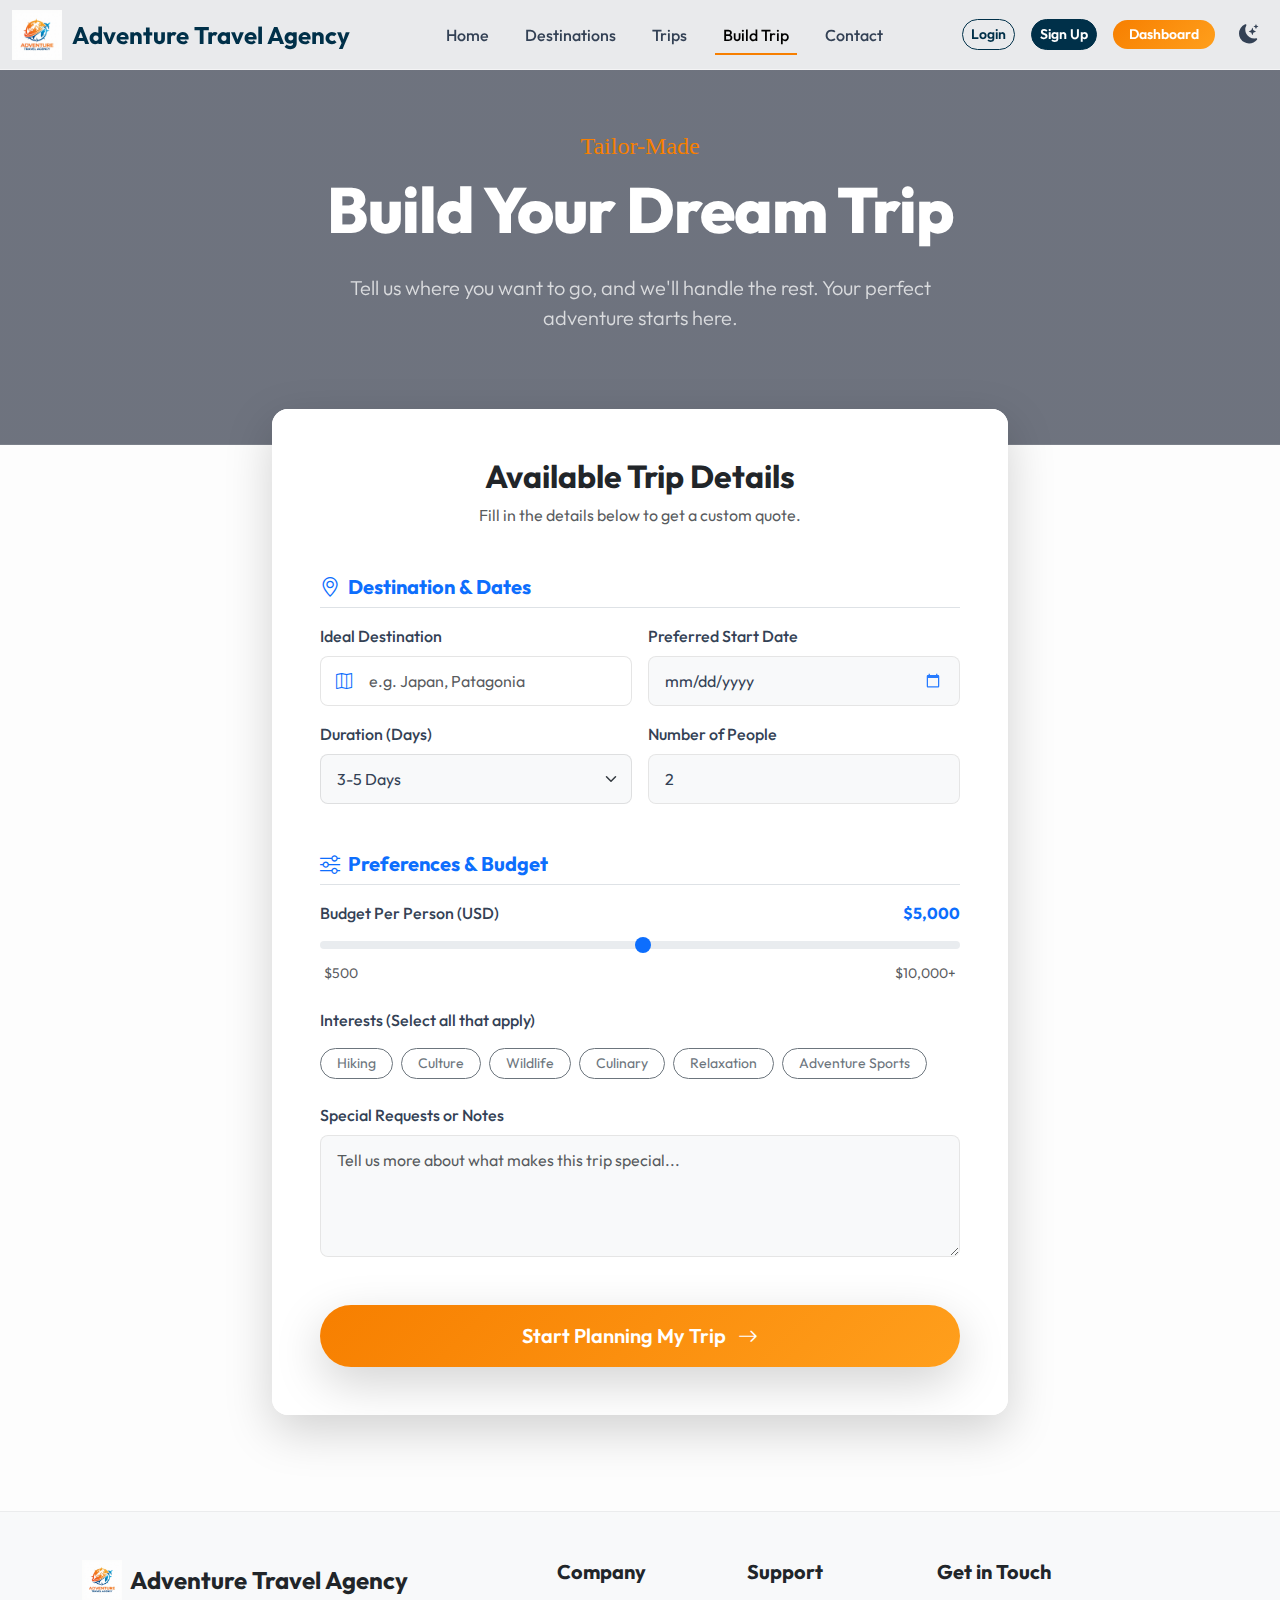
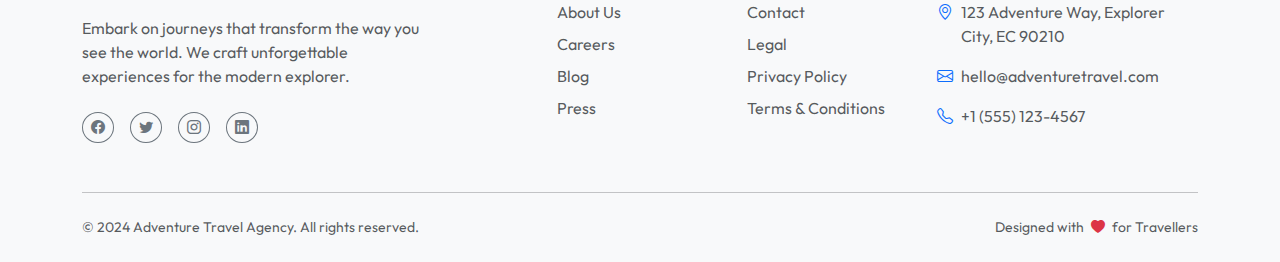
<file: build-trip.html>
<!DOCTYPE html>
<html lang="en">

<head>
    <meta charset="UTF-8">
    <meta name="viewport" content="width=device-width, initial-scale=1.0">
    <title>Build My Trip - Adventure Travel Agency</title>
    <!-- Favicon -->
    <link rel="icon" type="image/png" href="logo.png">
    <!-- Bootstrap CSS -->
    <link href="https://cdn.jsdelivr.net/npm/bootstrap@5.3.0/dist/css/bootstrap.min.css" rel="stylesheet">
    <!-- Bootstrap Icons -->
    <link href="https://cdn.jsdelivr.net/npm/bootstrap-icons@1.10.5/font/bootstrap-icons.css" rel="stylesheet">
    <!-- Google Fonts -->
    <link href="https://fonts.googleapis.com/css2?family=Outfit:wght@300;400;500;600;700&display=swap" rel="stylesheet">
    <!-- Custom CSS -->
    <link rel="stylesheet" href="styles.css">
</head>

<body>

    <nav class="navbar navbar-expand-lg fixed-top">
        <div class="container-fluid">
            <!-- 1st Column: Logo -->
            <a class="navbar-brand" href="index.html">
                <img src="logo.png" alt="Adventure Travel Logo" height="50">
                <span>Adventure Travel Agency</span>
            </a>

            <!-- Mobile Toggle Button -->
            <button class="navbar-toggler" type="button" data-bs-toggle="collapse" data-bs-target="#navbarContent"
                aria-controls="navbarContent" aria-expanded="false" aria-label="Toggle navigation">
                <span class="navbar-toggler-icon"></span>
            </button>

            <!-- Center and Right Content -->
            <div class="collapse navbar-collapse justify-content-between" id="navbarContent">

                <!-- 2nd Column: Menu (Center) -->
                <ul class="navbar-nav mx-auto mb-2 mb-lg-0">
                    <li class="nav-item dropdown">
                        <a class="nav-link dropdown-toggle" href="index.html" id="homeDropdown" role="button"
                            aria-expanded="false">
                            Home
                        </a>
                        <ul class="dropdown-menu" aria-labelledby="homeDropdown">
                            <li><a class="dropdown-item" href="home2.html">Home 2</a></li>
                        </ul>
                    </li>
                    <li class="nav-item">
                        <a class="nav-link" href="destinations.html">Destinations</a>
                    </li>
                    <li class="nav-item">
                        <a class="nav-link" href="trips.html">Trips</a>
                    </li>
                    <li class="nav-item">
                        <a class="nav-link active" aria-current="page" href="build-trip.html">Build Trip</a>
                    </li>
                    <li class="nav-item">
                        <a class="nav-link" href="contact.html">Contact</a>
                    </li>
                </ul>

                <!-- 3rd Column: Actions (Right) -->
                <div class="d-flex align-items-center gap-3">
                    <a href="login.html" class="btn btn-outline-primary btn-sm rounded-pill login-btn">Login</a>
                    <a href="signup.html" class="btn btn-primary btn-sm rounded-pill signup-btn">Sign Up</a>
                    <a href="dashboard.html" class="btn btn-gradient btn-sm rounded-pill px-3">Dashboard</a>

                    <!-- Theme Toggle -->
                    <button id="theme-toggle" class="btn btn-link nav-link p-0 ms-2" aria-label="Toggle Dark Mode">
                        <i class="bi bi-moon-stars-fill" id="theme-icon"></i>
                    </button>
                </div>
            </div>
        </div>
    </nav>

    <!-- Hero Section -->
    <header class="hero-trips text-center"
        style="background-image: linear-gradient(rgba(15, 23, 42, 0.6), rgba(15, 23, 42, 0.6)), url('https://images.unsplash.com/photo-1488646953014-85cb44e25828?ixlib=rb-4.0.3&auto=format&fit=crop&w=1935&q=80');">
        <div class="container animate-fade-up">
            <p class="font-handwriting mb-2">Tailor-Made</p>
            <h1 class="display-3 mb-4">Build Your Dream Trip</h1>
            <p class="lead opacity-75 mx-auto" style="max-width: 600px;">Tell us where you want to go, and we'll handle
                the rest. Your perfect adventure starts here.</p>
        </div>
    </header>

    <!-- Build Trip Form -->
    <section class="pb-5" style="margin-top: -100px; position: relative; z-index: 10;">
        <div class="container pb-5">
            <div class="row justify-content-center">
                <div class="col-lg-8">
                    <div class="card border-0 shadow-lg rounded-4 overflow-hidden">
                        <div class="card-body p-4 p-md-5 bg-white">
                            <form>
                                <div class="text-center mb-5">
                                    <h2 class="fw-bold">Available Trip Details</h2>
                                    <p class="text-muted">Fill in the details below to get a custom quote.</p>
                                </div>

                                <h5 class="mb-3 text-primary border-bottom pb-2 fw-bold"><i
                                        class="bi bi-geo-alt me-2"></i>Destination & Dates</h5>
                                <div class="row g-3 mb-4">
                                    <div class="col-md-6">
                                        <label for="destination" class="form-label">Ideal Destination</label>
                                        <div class="position-relative">
                                            <i
                                                class="bi bi-map position-absolute top-50 start-0 translate-middle-y ms-3 text-primary"></i>
                                            <input type="text" class="form-control ps-5" id="destination"
                                                placeholder="e.g. Japan, Patagonia" required>
                                        </div>
                                    </div>
                                    <div class="col-md-6">
                                        <label for="travelDate" class="form-label">Preferred Start Date</label>
                                        <input type="date" class="form-control bg-light" id="travelDate">
                                    </div>
                                    <div class="col-md-6">
                                        <label for="duration" class="form-label">Duration (Days)</label>
                                        <select class="form-select bg-light" id="duration">
                                            <option value="3-5">3-5 Days</option>
                                            <option value="6-9">6-9 Days</option>
                                            <option value="10-14">10-14 Days</option>
                                            <option value="15+">15+ Days</option>
                                        </select>
                                    </div>
                                    <div class="col-md-6">
                                        <label for="travelers" class="form-label">Number of People</label>
                                        <input type="number" class="form-control bg-light" id="travelers" min="1"
                                            value="2">
                                    </div>
                                </div>

                                <h5 class="mb-3 text-primary border-bottom pb-2 fw-bold mt-5"><i
                                        class="bi bi-sliders me-2"></i>Preferences & Budget</h5>
                                <div class="row g-3 mb-4">
                                    <div class="col-md-12 mb-2">
                                        <label for="budget" class="form-label d-flex justify-content-between">
                                            <span>Budget Per Person (USD)</span>
                                            <span class="fw-bold text-primary" id="budgetValue">$5,000</span>
                                        </label>
                                        <input type="range" class="form-range" min="500" max="10000" step="100"
                                            id="budgetRange">
                                        <div class="d-flex justify-content-between text-muted small px-1">
                                            <span>$500</span>
                                            <span>$10,000+</span>
                                        </div>
                                    </div>

                                    <div class="col-md-12">
                                        <label class="form-label mb-3">Interests (Select all that apply)</label>
                                        <div class="d-flex gap-2 flex-wrap">
                                            <input type="checkbox" class="btn-check" id="hiking" autocomplete="off">
                                            <label class="btn btn-outline-secondary rounded-pill btn-sm px-3"
                                                for="hiking">Hiking</label>

                                            <input type="checkbox" class="btn-check" id="culture" autocomplete="off">
                                            <label class="btn btn-outline-secondary rounded-pill btn-sm px-3"
                                                for="culture">Culture</label>

                                            <input type="checkbox" class="btn-check" id="wildlife" autocomplete="off">
                                            <label class="btn btn-outline-secondary rounded-pill btn-sm px-3"
                                                for="wildlife">Wildlife</label>

                                            <input type="checkbox" class="btn-check" id="food" autocomplete="off">
                                            <label class="btn btn-outline-secondary rounded-pill btn-sm px-3"
                                                for="food">Culinary</label>

                                            <input type="checkbox" class="btn-check" id="relax" autocomplete="off">
                                            <label class="btn btn-outline-secondary rounded-pill btn-sm px-3"
                                                for="relax">Relaxation</label>

                                            <input type="checkbox" class="btn-check" id="adventure" autocomplete="off">
                                            <label class="btn btn-outline-secondary rounded-pill btn-sm px-3"
                                                for="adventure">Adventure Sports</label>
                                        </div>
                                    </div>
                                </div>

                                <div class="mb-5">
                                    <label for="specialRequests" class="form-label">Special Requests or Notes</label>
                                    <textarea class="form-control bg-light" id="specialRequests" rows="4"
                                        placeholder="Tell us more about what makes this trip special..."></textarea>
                                </div>

                                <div class="text-center d-grid">
                                    <button type="submit"
                                        class="btn btn-gradient btn-lg rounded-pill py-3 shadow-lg hover-lift">
                                        Start Planning My Trip <i class="bi bi-arrow-right ms-2"></i>
                                    </button>
                                </div>
                            </form>
                        </div>
                    </div>
                </div>
            </div>
        </div>
    </section>

    <!-- Footer -->
    <footer class="pt-5 pb-4 bg-light text-dark">
        <div class="container">
            <div class="row g-4 mb-5">
                <div class="col-lg-4">
                    <a class="d-flex align-items-center mb-3 text-decoration-none text-dark" href="index.html">
                        <img src="logo.png" alt="Logo" height="40" class="me-2">
                        <span class="fs-4 fw-bold">Adventure Travel Agency</span>
                    </a>
                    <p class="text-muted">Embark on journeys that transform the way you see the world. We craft
                        unforgettable experiences for the modern explorer.</p>
                    <div class="d-flex gap-3 mt-4">
                        <a href="#" class="btn btn-sm btn-outline-secondary rounded-circle"><i
                                class="bi bi-facebook"></i></a>
                        <a href="#" class="btn btn-sm btn-outline-secondary rounded-circle"><i
                                class="bi bi-twitter"></i></a>
                        <a href="#" class="btn btn-sm btn-outline-secondary rounded-circle"><i
                                class="bi bi-instagram"></i></a>
                        <a href="#" class="btn btn-sm btn-outline-secondary rounded-circle"><i
                                class="bi bi-linkedin"></i></a>
                    </div>
                </div>
                <!-- ... (Rest of footer same as index) ... -->
                <div class="col-6 col-lg-2 offset-lg-1">
                    <h5 class="fw-bold mb-3">Company</h5>
                    <ul class="list-unstyled text-muted">
                        <li class="mb-2"><a href="#" class="text-decoration-none text-muted hover-primary">About Us</a>
                        </li>
                        <li class="mb-2"><a href="#" class="text-decoration-none text-muted hover-primary">Careers</a>
                        </li>
                        <li class="mb-2"><a href="#" class="text-decoration-none text-muted hover-primary">Blog</a></li>
                        <li class="mb-2"><a href="#" class="text-decoration-none text-muted hover-primary">Press</a>
                        </li>
                    </ul>
                </div>
                <div class="col-6 col-lg-2">
                    <h5 class="fw-bold mb-3">Support</h5>
                    <ul class="list-unstyled text-muted">
                        <li class="mb-2"><a href="contact.html"
                                class="text-decoration-none text-muted hover-primary">Contact</a></li>
                        <li class="mb-2"><a href="#" class="text-decoration-none text-muted hover-primary">Legal</a>
                        </li>
                        <li class="mb-2"><a href="#" class="text-decoration-none text-muted hover-primary">Privacy
                                Policy</a></li>
                        <li class="mb-2"><a href="#" class="text-decoration-none text-muted hover-primary">Terms &
                                Conditions</a></li>
                    </ul>
                </div>
                <div class="col-lg-3">
                    <h5 class="fw-bold mb-3">Get in Touch</h5>
                    <ul class="list-unstyled text-muted">
                        <li class="mb-3 d-flex"><i class="bi bi-geo-alt me-2 text-primary"></i> 123 Adventure Way,
                            Explorer City, EC 90210</li>
                        <li class="mb-3 d-flex"><i class="bi bi-envelope me-2 text-primary"></i>
                            hello@adventuretravel.com</li>
                        <li class="mb-3 d-flex"><i class="bi bi-telephone me-2 text-primary"></i> +1 (555) 123-4567</li>
                    </ul>
                </div>
            </div>
            <hr class="mb-4 opacity-25">
            <div class="row align-items-center">
                <div class="col-md-6 text-center text-md-start">
                    <p class="small text-muted mb-0">&copy; 2024 Adventure Travel Agency. All rights reserved.</p>
                </div>
                <div class="col-md-6 text-center text-md-end">
                    <p class="small text-muted mb-0">Designed with <i class="bi bi-heart-fill text-danger mx-1"></i> for
                        Travellers</p>
                </div>
            </div>
        </div>
    </footer>

    <!-- Bootstrap JS Bundle -->
    <script src="https://cdn.jsdelivr.net/npm/bootstrap@5.3.0/dist/js/bootstrap.bundle.min.js"></script>
    <!-- Custom JS -->
    <script src="script.js"></script>
    <script>
        // Simple script to update budget value
        const budgetRange = document.getElementById('budgetRange');
        const budgetValue = document.getElementById('budgetValue');

        if (budgetRange && budgetValue) {
            budgetRange.addEventListener('input', (e) => {
                budgetValue.textContent = `$${parseInt(e.target.value).toLocaleString()}`;
            });
        }
    </script>
</body>

</html>
</file>
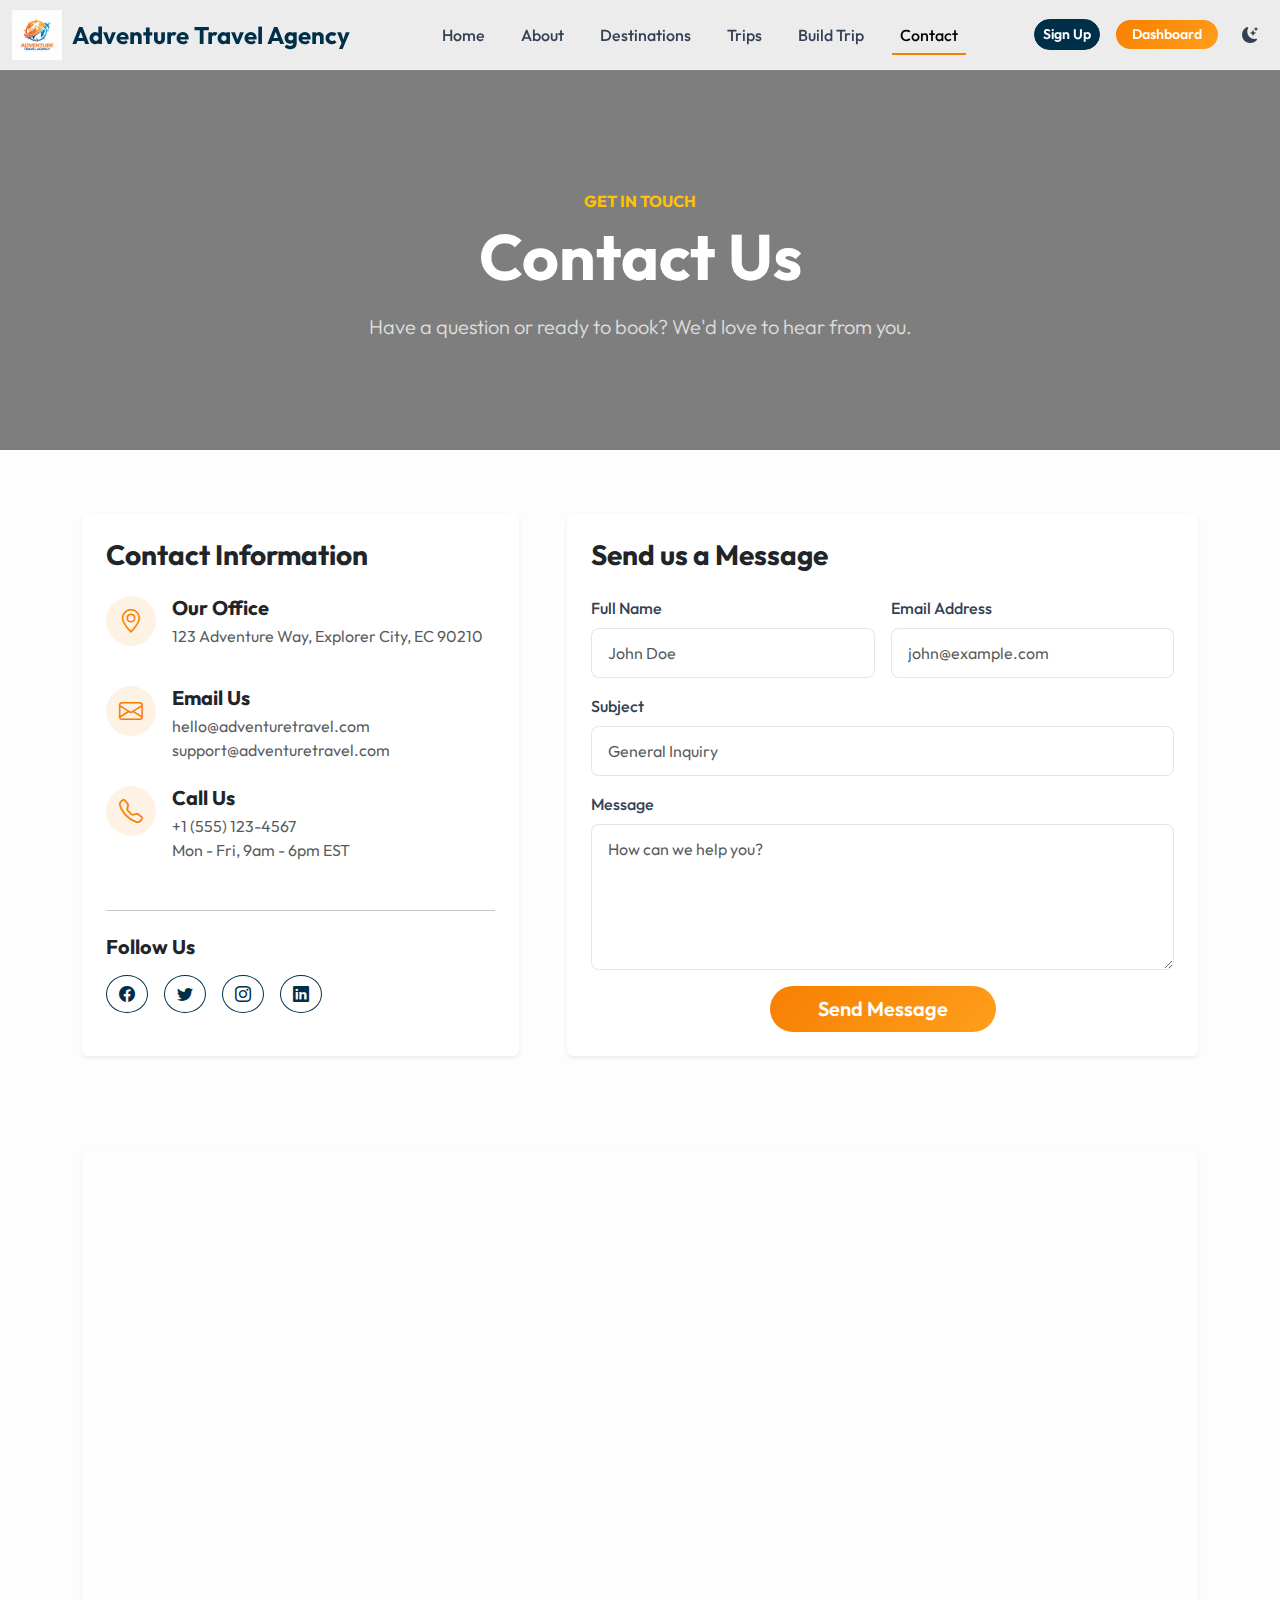
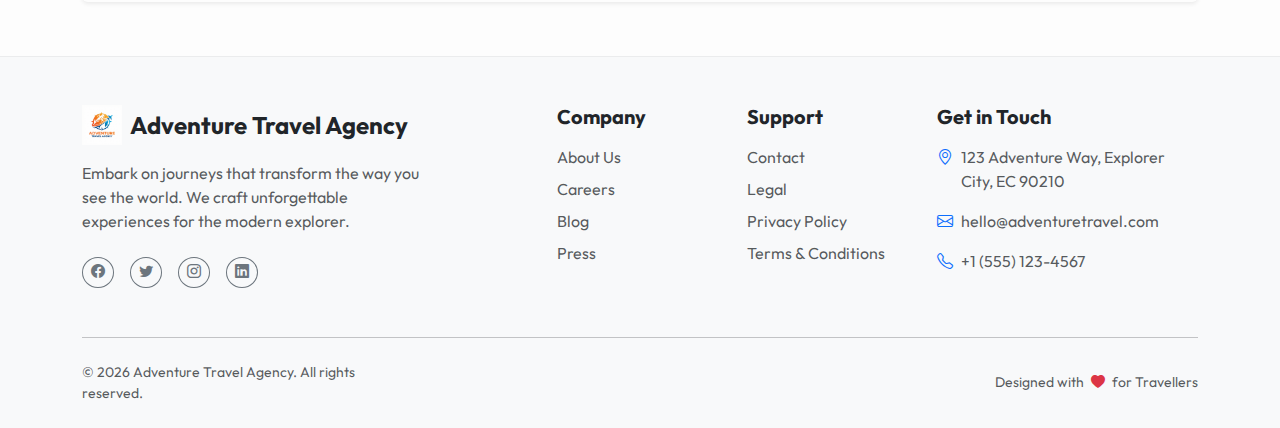
<file: contact.html>
<!DOCTYPE html>
<html lang="en">

<head>
    <meta charset="UTF-8">
    <meta name="viewport" content="width=device-width, initial-scale=1.0">
    <title>Contact Us - Adventure Travel Agency</title>
    <!-- Favicon -->
    <link rel="icon" type="image/png" href="logo.png">
    <!-- Bootstrap CSS -->
    <link href="https://cdn.jsdelivr.net/npm/bootstrap@5.3.0/dist/css/bootstrap.min.css" rel="stylesheet">
    <!-- Bootstrap Icons -->
    <link href="https://cdn.jsdelivr.net/npm/bootstrap-icons@1.10.5/font/bootstrap-icons.css" rel="stylesheet">
    <!-- Google Fonts -->
    <link href="https://fonts.googleapis.com/css2?family=Outfit:wght@300;400;500;600;700&display=swap" rel="stylesheet">
    <!-- Custom CSS -->
    <link rel="stylesheet" href="styles.css">
</head>

<body>

    <nav class="navbar navbar-expand-lg fixed-top">
        <div class="container-fluid">
            <!-- 1st Column: Logo -->
            <a class="navbar-brand" href="index.html">
                <img src="logo.png" alt="Adventure Travel Logo" height="50">
                <span>Adventure Travel Agency</span>
            </a>

            <!-- Mobile Mode Toggle & Hamburger -->
            <div class="d-flex align-items-center gap-2">
                <button class="btn btn-link nav-link p-0 theme-toggle-btn d-lg-none" aria-label="Toggle Dark Mode">
                    <i class="bi bi-moon-stars-fill theme-icon-active"></i>
                </button>
                <button class="navbar-toggler" type="button" data-bs-toggle="collapse" data-bs-target="#navbarContent"
                    aria-controls="navbarContent" aria-expanded="false" aria-label="Toggle navigation">
                    <span class="navbar-toggler-icon"></span>
                </button>
            </div>

            <!-- Center and Right Content -->
            <div class="collapse navbar-collapse justify-content-between" id="navbarContent">
                <button type="button" class="mobile-nav-close d-lg-none" aria-label="Close">
                    <i class="bi bi-x-lg"></i>
                </button>

                <!-- 2nd Column: Menu (Center) -->
                <ul class="navbar-nav mx-auto mb-2 mb-lg-0">
                    <!-- Mobile Home Links -->
                    <li class="nav-item d-lg-none">
                        <a class="nav-link" href="index.html">Home 1</a>
                    </li>
                    <li class="nav-item d-lg-none">
                        <a class="nav-link" href="home2.html">Home 2</a>
                    </li>

                    <!-- Desktop Home Dropdown -->
                    <li class="nav-item dropdown d-none d-lg-block">
                        <a class="nav-link dropdown-toggle" href="index.html" id="homeDropdown" role="button"
                            data-bs-toggle="dropdown" aria-expanded="false">
                            Home
                        </a>
                        <ul class="dropdown-menu" aria-labelledby="homeDropdown">
                            <li><a class="dropdown-item" href="index.html">Home 1</a></li>
                            <li><a class="dropdown-item" href="home2.html">Home 2</a></li>
                        </ul>
                    </li>
                    <li class="nav-item">
                        <a class="nav-link" href="about.html">About</a>
                    </li>
                    <li class="nav-item">
                        <a class="nav-link" href="destinations.html">Destinations</a>
                    </li>
                    <li class="nav-item">
                        <a class="nav-link" href="trips.html">Trips</a>
                    </li>
                    <li class="nav-item">
                        <a class="nav-link" href="build-trip.html">Build Trip</a>
                    </li>
                    <li class="nav-item">
                        <a class="nav-link active" aria-current="page" href="contact.html">Contact</a>
                    </li>
                </ul>

                <!-- 3rd Column: Actions (Right) -->
                <div class="d-flex align-items-center gap-3">
                    <a href="signup.html" class="btn btn-primary btn-sm rounded-pill signup-btn">Sign Up</a>
                    <a href="dashboard.html" class="btn btn-gradient btn-sm rounded-pill px-3">Dashboard</a>

                    <!-- Theme Toggle (Desktop) -->
                    <button class="btn btn-link nav-link p-0 ms-2 theme-toggle-btn d-none d-lg-block"
                        aria-label="Toggle Dark Mode">
                        <i class="bi bi-moon-stars-fill theme-icon-active"></i>
                    </button>
                </div>
            </div>
        </div>
    </nav>

    <!-- Page Header -->
    <header class="contact-hero animate-fade-up">
        <div class="container">
            <h6 class="text-uppercase fw-bold tracking-wider mb-2 text-warning">Get in Touch</h6>
            <h1 class="display-3 fw-bold mb-3">Contact Us</h1>
            <p class="lead opacity-75 mx-auto" style="max-width: 600px;">Have a question or ready to book? We'd love to
                hear from you.</p>
        </div>
    </header>

    <!-- Contact Content -->
    <section class="pb-5">
        <div class="container pb-5">
            <div class="row g-5">
                <!-- Contact Info -->
                <div class="col-lg-5">
                    <div class="card destination-card border-0 shadow-sm p-4 h-100">
                        <h3 class="fw-bold mb-4">Contact Information</h3>
                        <div class="d-flex align-items-start mb-4">
                            <div class="contact-icon-box me-3">
                                <i class="bi bi-geo-alt fs-4"></i>
                            </div>
                            <div>
                                <h5 class="fw-bold mb-1">Our Office</h5>
                                <p class="text-muted mb-0">123 Adventure Way, Explorer City, EC 90210</p>
                            </div>
                        </div>
                        <div class="d-flex align-items-start mb-4">
                            <div class="contact-icon-box me-3">
                                <i class="bi bi-envelope fs-4"></i>
                            </div>
                            <div>
                                <h5 class="fw-bold mb-1">Email Us</h5>
                                <p class="text-muted mb-0">hello@adventuretravel.com</p>
                                <p class="text-muted mb-0">support@adventuretravel.com</p>
                            </div>
                        </div>
                        <div class="d-flex align-items-start mb-4">
                            <div class="contact-icon-box me-3">
                                <i class="bi bi-telephone fs-4"></i>
                            </div>
                            <div>
                                <h5 class="fw-bold mb-1">Call Us</h5>
                                <p class="text-muted mb-0">+1 (555) 123-4567</p>
                                <p class="text-muted mb-0">Mon - Fri, 9am - 6pm EST</p>
                            </div>
                        </div>

                        <hr class="my-4 opacity-25">

                        <h5 class="fw-bold mb-3">Follow Us</h5>
                        <div class="d-flex gap-3">
                            <a href="#" class="btn btn-outline-primary rounded-circle"><i
                                    class="bi bi-facebook"></i></a>
                            <a href="#" class="btn btn-outline-primary rounded-circle"><i class="bi bi-twitter"></i></a>
                            <a href="#" class="btn btn-outline-primary rounded-circle"><i
                                    class="bi bi-instagram"></i></a>
                            <a href="#" class="btn btn-outline-primary rounded-circle"><i
                                    class="bi bi-linkedin"></i></a>
                        </div>
                    </div>
                </div>

                <!-- Contact Form -->
                <div class="col-lg-7">
                    <div class="card destination-card border-0 shadow-sm p-4 h-100">
                        <h3 class="fw-bold mb-4">Send us a Message</h3>
                        <form>
                            <div class="row g-3">
                                <div class="col-md-6">
                                    <label for="name" class="form-label">Full Name</label>
                                    <input type="text" class="form-control" id="name" placeholder="John Doe" required>
                                </div>
                                <div class="col-md-6">
                                    <label for="email" class="form-label">Email Address</label>
                                    <input type="email" class="form-control" id="email" placeholder="john@example.com"
                                        required>
                                </div>
                                <div class="col-12">
                                    <label for="subject" class="form-label">Subject</label>
                                    <input type="text" class="form-control" id="subject" placeholder="General Inquiry">
                                </div>
                                <div class="col-12">
                                    <label for="message" class="form-label">Message</label>
                                    <textarea class="form-control" id="message" rows="5"
                                        placeholder="How can we help you?" required></textarea>
                                </div>
                                <div class="col-12 text-center">
                                    <button type="submit" class="btn btn-gradient btn-lg rounded-pill px-5">Send
                                        Message</button>
                                </div>
                            </div>
                        </form>
                    </div>
                </div>
            </div>
        </div>
    </section>



    <!-- Map Section -->
    <div class="container pb-5">
        <iframe
            src="https://www.google.com/maps/embed?pb=!1m18!1m12!1m3!1d193595.15830869428!2d-74.119763973046!3d40.69766374874431!2m3!1f0!2f0!3f0!3m2!1i1024!2i768!4f13.1!3m3!1m2!1s0x89c24fa5d33f083b%3A0xc80b8f06e177fe62!2sNew%20York%2C%20NY%2C%20USA!5e0!3m2!1sen!2sin!4v1652876643200!5m2!1sen!2sin"
            width="100%" height="450" style="border:0;" allowfullscreen="" loading="lazy"
            referrerpolicy="no-referrer-when-downgrade" class="rounded shadow-sm"></iframe>
    </div>

    <!-- Footer -->
    <footer class="pt-5 pb-4 bg-light text-dark">
        <div class="container">
            <div class="row g-4 mb-5">
                <div class="col-lg-4">
                    <a class="d-flex align-items-center mb-3 text-decoration-none text-dark" href="index.html">
                        <img src="logo.png" alt="Logo" height="40" class="me-2">
                        <span class="fs-4 fw-bold">Adventure Travel Agency</span>
                    </a>
                    <p class="text-muted">Embark on journeys that transform the way you see the world. We craft
                        unforgettable experiences for the modern explorer.</p>
                    <div class="d-flex gap-3 mt-4">
                        <a href="#" class="btn btn-sm btn-outline-secondary rounded-circle"><i
                                class="bi bi-facebook"></i></a>
                        <a href="#" class="btn btn-sm btn-outline-secondary rounded-circle"><i
                                class="bi bi-twitter"></i></a>
                        <a href="#" class="btn btn-sm btn-outline-secondary rounded-circle"><i
                                class="bi bi-instagram"></i></a>
                        <a href="#" class="btn btn-sm btn-outline-secondary rounded-circle"><i
                                class="bi bi-linkedin"></i></a>
                    </div>
                </div>
                <!-- ... (Rest of footer same as index) ... -->
                <div class="col-6 col-lg-2 offset-lg-1">
                    <h5 class="fw-bold mb-3">Company</h5>
                    <ul class="list-unstyled text-muted">
                        <li class="mb-2"><a href="about.html"
                                class="text-decoration-none text-muted hover-primary">About Us</a>
                        </li>
                        <li class="mb-2"><a href="#" class="text-decoration-none text-muted hover-primary">Careers</a>
                        </li>
                        <li class="mb-2"><a href="#" class="text-decoration-none text-muted hover-primary">Blog</a></li>
                        <li class="mb-2"><a href="#" class="text-decoration-none text-muted hover-primary">Press</a>
                        </li>
                    </ul>
                </div>
                <div class="col-6 col-lg-2">
                    <h5 class="fw-bold mb-3">Support</h5>
                    <ul class="list-unstyled text-muted">
                        <li class="mb-2"><a href="contact.html"
                                class="text-decoration-none text-muted hover-primary">Contact</a></li>
                        <li class="mb-2"><a href="#" class="text-decoration-none text-muted hover-primary">Legal</a>
                        </li>
                        <li class="mb-2"><a href="#" class="text-decoration-none text-muted hover-primary">Privacy
                                Policy</a></li>
                        <li class="mb-2"><a href="#" class="text-decoration-none text-muted hover-primary">Terms &
                                Conditions</a></li>
                    </ul>
                </div>
                <div class="col-lg-3">
                    <h5 class="fw-bold mb-3">Get in Touch</h5>
                    <ul class="list-unstyled text-muted">
                        <li class="mb-3 d-flex"><i class="bi bi-geo-alt me-2 text-primary"></i> 123 Adventure Way,
                            Explorer City, EC 90210</li>
                        <li class="mb-3 d-flex"><i class="bi bi-envelope me-2 text-primary"></i>
                            hello@adventuretravel.com</li>
                        <li class="mb-3 d-flex"><i class="bi bi-telephone me-2 text-primary"></i> +1 (555) 123-4567</li>
                    </ul>
                </div>
            </div>
            <hr class="mb-4 opacity-25">
            <div class="row align-items-center">
                <div class="col-md-6 text-center text-md-start">
                    <div class="col-md-6 text-center text-md-start">
                        <p class="small text-muted mb-0">&copy; 2026 Adventure Travel Agency. All rights reserved.</p>
                    </div>
                </div>
                <div class="col-md-6 text-center text-md-end">
                    <p class="small text-muted mb-0">Designed with <i class="bi bi-heart-fill text-danger mx-1"></i> for
                        Travellers</p>
                </div>
            </div>
        </div>
    </footer>

    <!-- Bootstrap JS Bundle -->
    <script src="https://cdn.jsdelivr.net/npm/bootstrap@5.3.0/dist/js/bootstrap.bundle.min.js"></script>
    <!-- Custom JS -->
    <script src="script.js"></script>
</body>

</html>
</file>
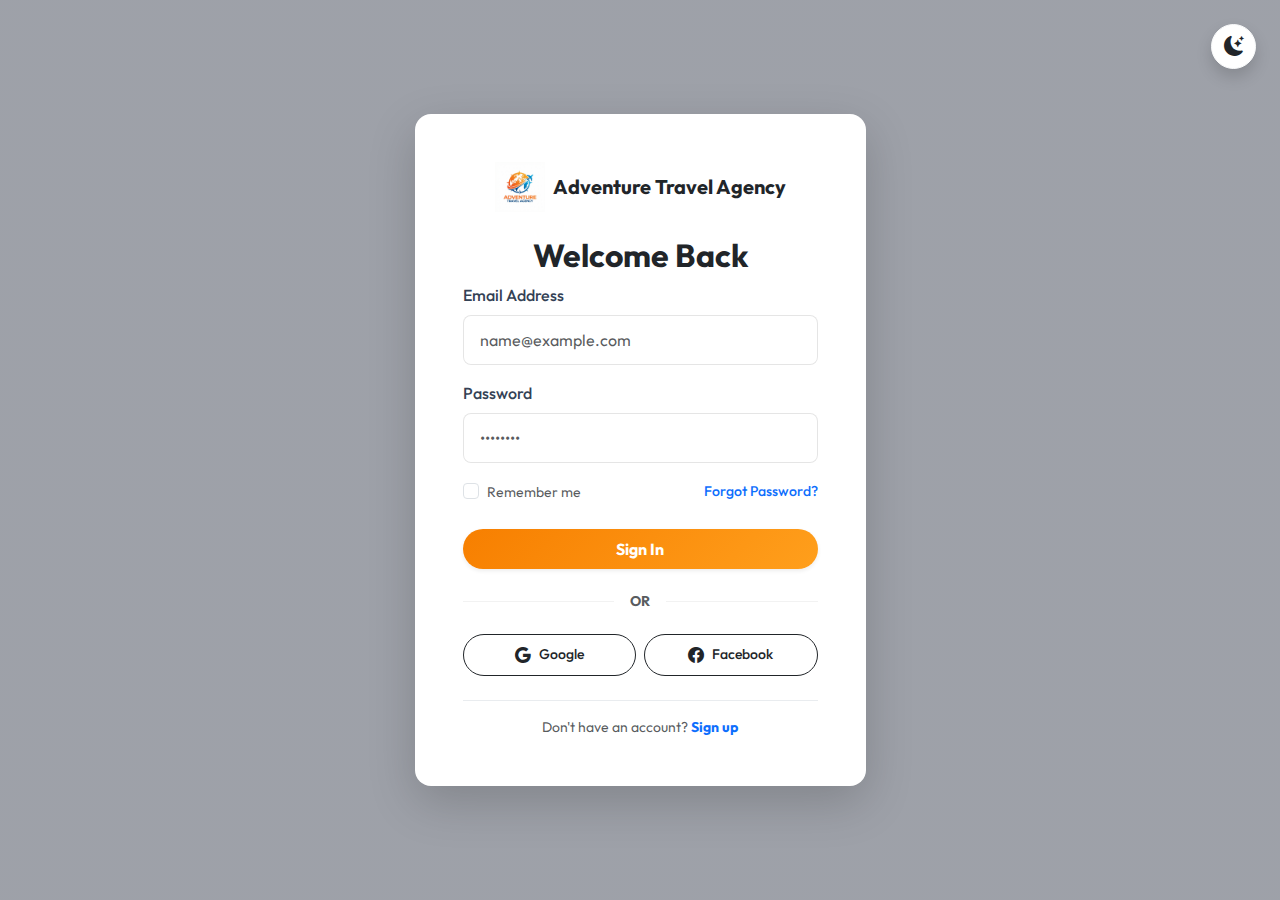
<file: login.html>
<!DOCTYPE html>
<html lang="en">

<head>
    <meta charset="UTF-8">
    <meta name="viewport" content="width=device-width, initial-scale=1.0">
    <title>Login | Adventure</title>
    <!-- Favicon -->
    <link rel="icon" type="image/png" href="logo.png">
    <!-- Bootstrap CSS -->
    <link href="https://cdn.jsdelivr.net/npm/bootstrap@5.3.0/dist/css/bootstrap.min.css" rel="stylesheet">
    <!-- Bootstrap Icons -->
    <link href="https://cdn.jsdelivr.net/npm/bootstrap-icons@1.10.5/font/bootstrap-icons.css" rel="stylesheet">
    <!-- Google Fonts -->
    <link href="https://fonts.googleapis.com/css2?family=Outfit:wght@300;400;500;600;700&display=swap" rel="stylesheet">
    <!-- Custom CSS -->
    <link rel="stylesheet" href="styles.css">
    <link rel="stylesheet" href="form.css">
</head>

<body class="d-flex flex-column min-vh-100">
    <!-- Theme Toggle (Top Right) -->
    <button
        class="btn btn-light bg-white theme-toggle-btn position-absolute top-0 end-0 m-4 z-3 rounded-circle shadow text-dark"
        aria-label="Toggle Dark Mode"
        style="width: 45px; height: 45px; display: flex; align-items: center; justify-content: center;">
        <i class="bi bi-moon-stars-fill theme-icon-active fs-5"></i>
    </button>

    <!-- Login Section -->
    <section class="flex-grow-1 d-flex align-items-center justify-content-center position-relative"
        style="background: linear-gradient(rgba(15, 23, 42, 0.4), rgba(15, 23, 42, 0.4)), url('https://images.unsplash.com/photo-1501785888041-af3ef285b470?ixlib=rb-4.0.3&auto=format&fit=crop&w=1950&q=80') center/cover no-repeat;">

        <div class="container">
            <div class="row justify-content-center">
                <div class="col-md-8 col-lg-6 col-xl-5">
                    <div class="card border-0 shadow-lg rounded-4 overflow-hidden animate-fade-up">
                        <div class="card-body p-4 p-md-5 text-center">
                            <div class="mb-4">
                                <a href="index.html"
                                    class="text-decoration-none text-dark d-flex align-items-center justify-content-center gap-2">
                                    <img src="logo.png" alt="Logo" height="50">
                                    <span class="fw-bold fs-5">Adventure Travel Agency</span>
                                </a>
                            </div>
                            <h2 class="fw-bold mb-2">Welcome Back</h2>

                            <form>
                                <div class="mb-3 text-start">
                                    <label for="email" class="form-label">Email Address</label>
                                    <input type="email" class="form-control" id="email" placeholder="name@example.com"
                                        required>
                                </div>
                                <div class="mb-3 text-start">
                                    <label for="password" class="form-label">Password</label>
                                    <input type="password" class="form-control" id="password" placeholder="••••••••"
                                        required>
                                </div>
                                <div class="d-flex justify-content-between align-items-center mb-4">
                                    <div class="form-check">
                                        <input class="form-check-input" type="checkbox" id="rememberMe">
                                        <label class="form-check-label small text-muted" for="rememberMe">
                                            Remember me
                                        </label>
                                    </div>
                                    <a href="#" class="text-decoration-none small text-primary fw-medium">Forgot
                                        Password?</a>
                                </div>
                                <button type="submit"
                                    class="btn btn-gradient w-100 rounded-pill py-2 fw-bold shadow-sm">Sign In</button>

                                <div class="d-flex align-items-center my-3">
                                    <hr class="flex-grow-1" style="border-top: 1px solid #ccc;">
                                    <span class="mx-3 text-muted small fw-bold">OR</span>
                                    <hr class="flex-grow-1" style="border-top: 1px solid #ccc;">
                                </div>

                                <div class="d-flex gap-2">
                                    <a href="#"
                                        class="btn btn-outline-dark w-50 rounded-pill py-2 d-flex align-items-center justify-content-center text-decoration-none">
                                        <i class="bi bi-google me-2"></i> <span class="small fw-medium">Google</span>
                                    </a>
                                    <a href="#"
                                        class="btn btn-outline-dark w-50 rounded-pill py-2 d-flex align-items-center justify-content-center text-decoration-none">
                                        <i class="bi bi-facebook me-2"></i> <span
                                            class="small fw-medium">Facebook</span>
                                    </a>
                                </div>
                            </form>

                            <div class="mt-4 pt-3 border-top border-light-subtle">
                                <p class="text-muted small mb-0">Don't have an account? <a href="signup.html"
                                        class="text-primary fw-bold text-decoration-none">Sign up</a></p>
                            </div>
                        </div>
                    </div>
                </div>
            </div>
        </div>
    </section>

    <!-- Bootstrap JS Bundle -->
    <script src="https://cdn.jsdelivr.net/npm/bootstrap@5.3.0/dist/js/bootstrap.bundle.min.js"></script>
    <!-- Custom JS -->
    <script src="script.js"></script>
</body>

</html>
</file>
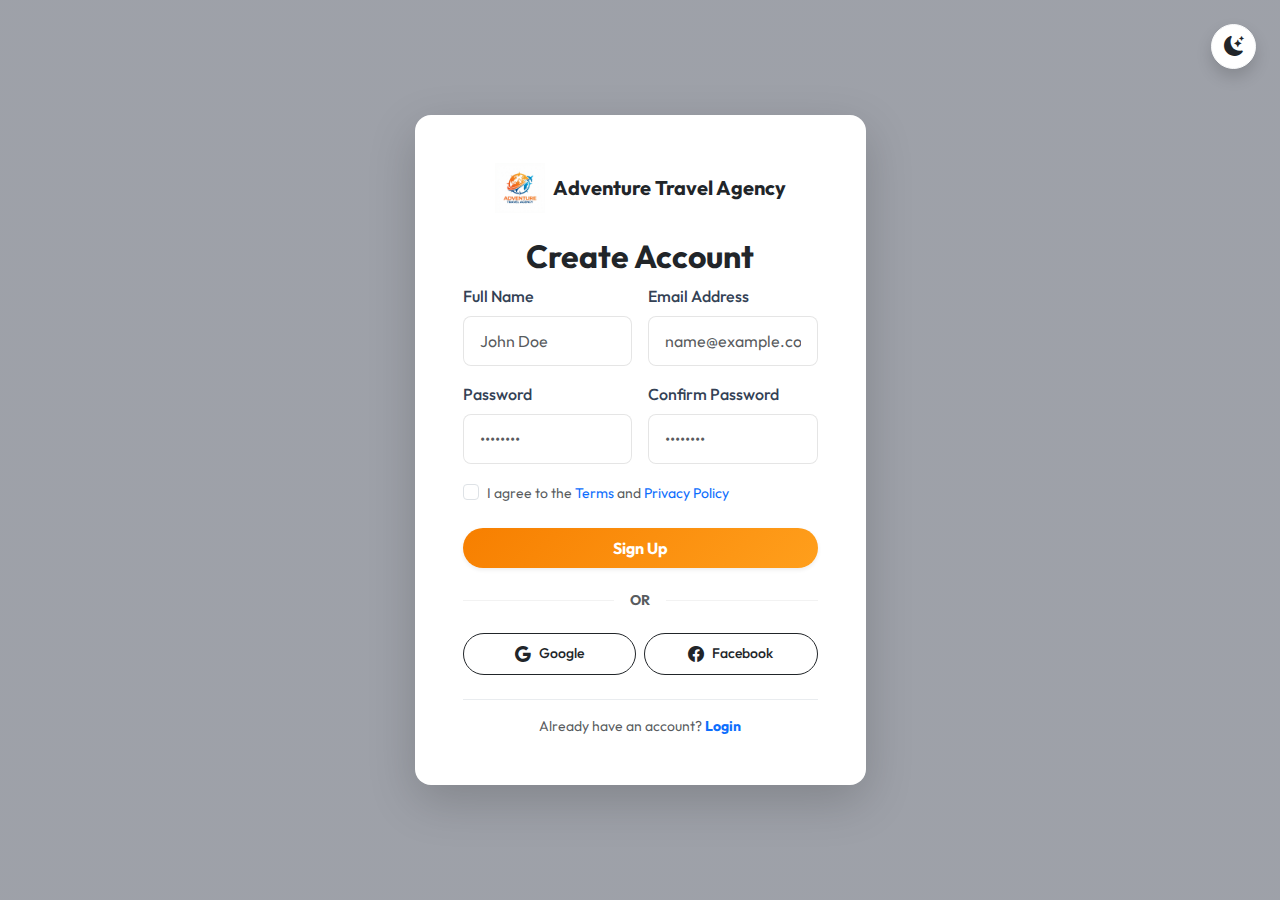
<file: signup.html>
<!DOCTYPE html>
<html lang="en">

<head>
    <meta charset="UTF-8">
    <meta name="viewport" content="width=device-width, initial-scale=1.0">
    <title>Sign Up - Adventure Travel Agency</title>
    <!-- Favicon -->
    <link rel="icon" type="image/png" href="logo.png">
    <!-- Bootstrap CSS -->
    <link href="https://cdn.jsdelivr.net/npm/bootstrap@5.3.0/dist/css/bootstrap.min.css" rel="stylesheet">
    <!-- Bootstrap Icons -->
    <link href="https://cdn.jsdelivr.net/npm/bootstrap-icons@1.10.5/font/bootstrap-icons.css" rel="stylesheet">
    <!-- Google Fonts -->
    <link href="https://fonts.googleapis.com/css2?family=Outfit:wght@300;400;500;600;700&display=swap" rel="stylesheet">
    <!-- Custom CSS -->
    <link rel="stylesheet" href="styles.css">
    <link rel="stylesheet" href="form.css">
</head>

<body class="d-flex flex-column min-vh-100">
    <!-- Theme Toggle (Top Right) -->
    <button
        class="btn btn-light bg-white theme-toggle-btn position-absolute top-0 end-0 m-4 z-3 rounded-circle shadow text-dark"
        aria-label="Toggle Dark Mode"
        style="width: 45px; height: 45px; display: flex; align-items: center; justify-content: center;">
        <i class="bi bi-moon-stars-fill theme-icon-active fs-5"></i>
    </button>

    <!-- Signup Section -->
    <section class="flex-grow-1 d-flex align-items-center justify-content-center position-relative"
        style="background: linear-gradient(rgba(15, 23, 42, 0.4), rgba(15, 23, 42, 0.4)), url('https://images.unsplash.com/photo-1469854523086-cc02fe5d8800?ixlib=rb-4.0.3&auto=format&fit=crop&w=2021&q=80') center/cover no-repeat;">

        <div class="container">
            <div class="row justify-content-center">
                <div class="col-md-8 col-lg-6 col-xl-5">
                    <div class="card border-0 shadow-lg rounded-4 overflow-hidden animate-fade-up">
                        <div class="card-body p-4 p-md-5 text-center">
                            <div class="mb-4">
                                <a href="index.html"
                                    class="text-decoration-none text-dark d-flex align-items-center justify-content-center gap-2">
                                    <img src="logo.png" alt="Logo" height="50">
                                    <span class="fw-bold fs-5">Adventure Travel Agency</span>
                                </a>
                            </div>
                            <h2 class="fw-bold mb-2">Create Account</h2>
                            <form>
                                <div class="row g-3 mb-3">
                                    <div class="col-6 text-start">
                                        <label for="fullName" class="form-label">Full
                                            Name</label>
                                        <input type="text" class="form-control" id="fullName" placeholder="John Doe"
                                            required>
                                    </div>
                                    <div class="col-6 text-start">
                                        <label for="email" class="form-label">Email
                                            Address</label>
                                        <input type="email" class="form-control" id="email"
                                            placeholder="name@example.com" required>
                                    </div>
                                </div>

                                <div class="row g-3 mb-3">
                                    <div class="col-6 text-start">
                                        <label for="password" class="form-label">Password</label>
                                        <input type="password" class="form-control" id="password" placeholder="••••••••"
                                            required>
                                    </div>
                                    <div class="col-6 text-start">
                                        <label for="confirmPassword" class="form-label">Confirm
                                            Password</label>
                                        <input type="password" class="form-control" id="confirmPassword"
                                            placeholder="••••••••" required>
                                    </div>
                                </div>
                                <div class="form-check text-start mb-4">
                                    <input class="form-check-input" type="checkbox" id="terms" required>
                                    <label class="form-check-label small text-muted" for="terms">
                                        I agree to the <a href="#" class="text-primary text-decoration-none">Terms</a>
                                        and <a href="#" class="text-primary text-decoration-none">Privacy Policy</a>
                                    </label>
                                </div>
                                <button type="submit"
                                    class="btn btn-gradient w-100 rounded-pill py-2 fw-bold shadow-sm">Sign Up</button>

                                <div class="d-flex align-items-center my-3">
                                    <hr class="flex-grow-1" style="border-top: 1px solid #ccc;">
                                    <span class="mx-3 text-muted small fw-bold">OR</span>
                                    <hr class="flex-grow-1" style="border-top: 1px solid #ccc;">
                                </div>

                                <div class="d-flex gap-2">
                                    <a href="#"
                                        class="btn btn-outline-dark w-50 rounded-pill py-2 d-flex align-items-center justify-content-center text-decoration-none">
                                        <i class="bi bi-google me-2"></i> <span class="small fw-medium">Google</span>
                                    </a>
                                    <a href="#"
                                        class="btn btn-outline-dark w-50 rounded-pill py-2 d-flex align-items-center justify-content-center text-decoration-none">
                                        <i class="bi bi-facebook me-2"></i> <span
                                            class="small fw-medium">Facebook</span>
                                    </a>
                                </div>
                            </form>

                            <div class="mt-4 pt-3 border-top border-light-subtle">
                                <p class="text-muted small mb-0">Already have an account? <a href="login.html"
                                        class="text-primary fw-bold text-decoration-none">Login</a></p>
                            </div>
                        </div>
                    </div>
                </div>
            </div>
        </div>
    </section>

    <!-- Bootstrap JS Bundle -->
    <script src="https://cdn.jsdelivr.net/npm/bootstrap@5.3.0/dist/js/bootstrap.bundle.min.js"></script>
    <!-- Custom JS -->
    <script src="script.js"></script>
</body>

</html>
</file>
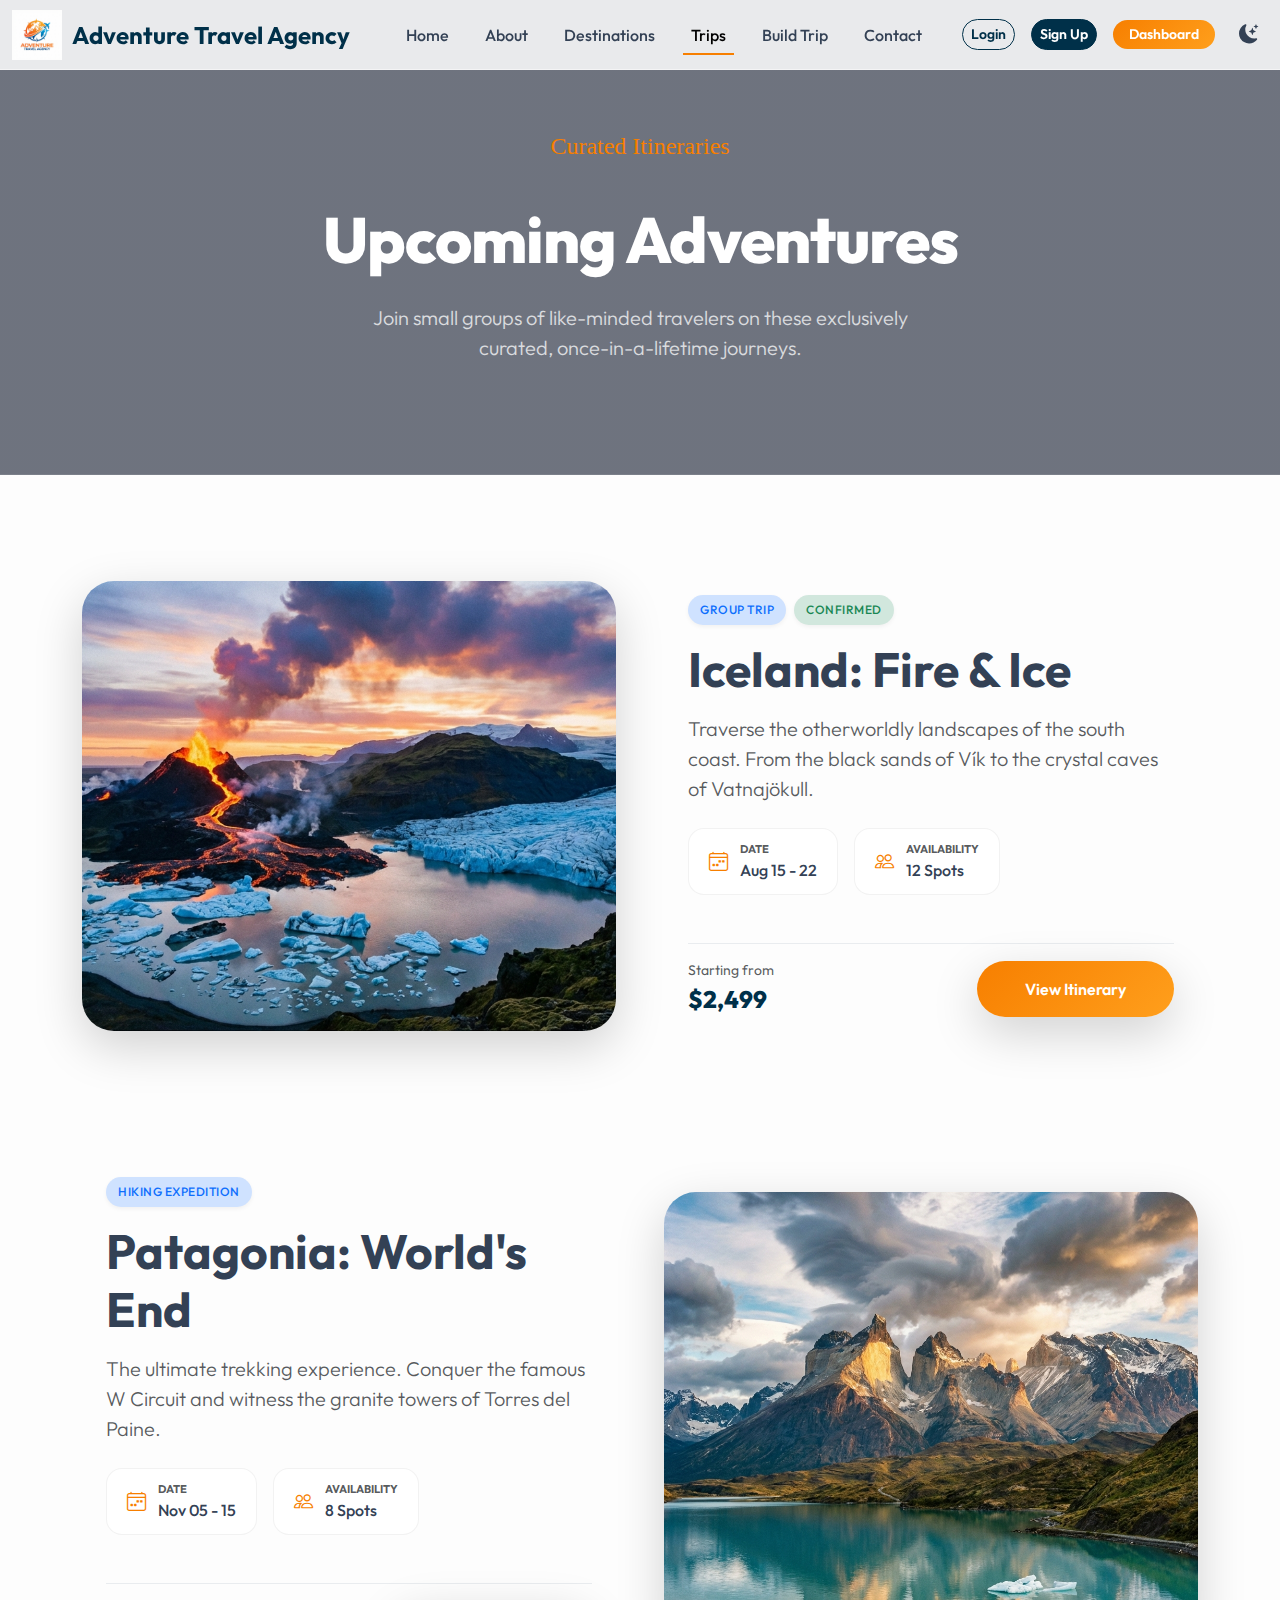
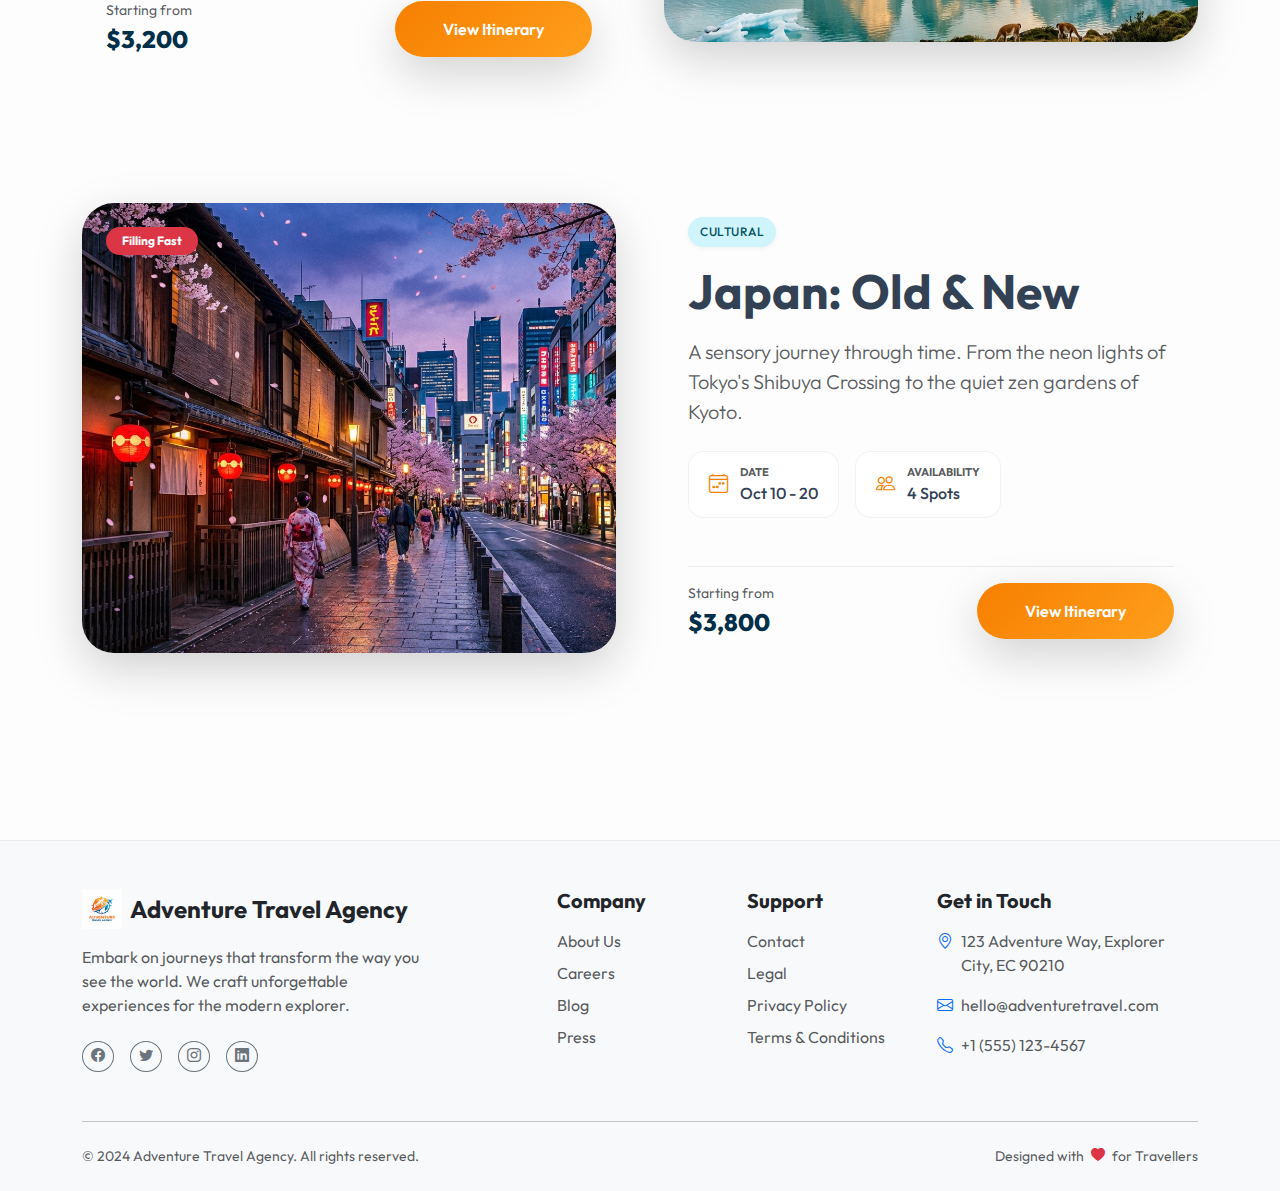
<file: trips.html>
<!DOCTYPE html>
<html lang="en">

<head>
    <meta charset="UTF-8">
    <meta name="viewport" content="width=device-width, initial-scale=1.0">
    <title>Trips - Adventure Travel Agency</title>
    <!-- Favicon -->
    <link rel="icon" type="image/png" href="logo.png">
    <!-- Bootstrap CSS -->
    <link href="https://cdn.jsdelivr.net/npm/bootstrap@5.3.0/dist/css/bootstrap.min.css" rel="stylesheet">
    <!-- Bootstrap Icons -->
    <link href="https://cdn.jsdelivr.net/npm/bootstrap-icons@1.10.5/font/bootstrap-icons.css" rel="stylesheet">
    <!-- Google Fonts -->
    <link href="https://fonts.googleapis.com/css2?family=Outfit:wght@300;400;500;600;700&display=swap" rel="stylesheet">
    <!-- Custom CSS -->
    <link rel="stylesheet" href="styles.css">
</head>

<body>

    <nav class="navbar navbar-expand-lg fixed-top">
        <div class="container-fluid">
            <!-- 1st Column: Logo -->
            <a class="navbar-brand" href="index.html">
                <img src="logo.png" alt="Adventure Travel Logo" height="50">
                <span>Adventure Travel Agency</span>
            </a>

            <!-- Mobile Toggle Button -->
            <button class="navbar-toggler" type="button" data-bs-toggle="collapse" data-bs-target="#navbarContent"
                aria-controls="navbarContent" aria-expanded="false" aria-label="Toggle navigation">
                <span class="navbar-toggler-icon"></span>
            </button>

            <!-- Center and Right Content -->
            <div class="collapse navbar-collapse justify-content-between" id="navbarContent">

                <!-- 2nd Column: Menu (Center) -->
                <ul class="navbar-nav mx-auto mb-2 mb-lg-0">
                    <li class="nav-item dropdown">
                        <a class="nav-link dropdown-toggle" href="index.html" id="homeDropdown" role="button"
                            aria-expanded="false">
                            Home
                        </a>
                        <ul class="dropdown-menu" aria-labelledby="homeDropdown">
                            <li><a class="dropdown-item" href="home2.html">Home 2</a></li>
                        </ul>
                    </li>
                    <li class="nav-item">
                        <a class="nav-link" href="about.html">About</a>
                    </li>
                    <li class="nav-item">
                        <a class="nav-link" href="destinations.html">Destinations</a>
                    </li>
                    <li class="nav-item">
                        <a class="nav-link active" aria-current="page" href="trips.html">Trips</a>
                    </li>
                    <li class="nav-item">
                        <a class="nav-link" href="build-trip.html">Build Trip</a>
                    </li>
                    <li class="nav-item">
                        <a class="nav-link" href="contact.html">Contact</a>
                    </li>
                </ul>

                <!-- 3rd Column: Actions (Right) -->
                <div class="d-flex align-items-center gap-3">
                    <a href="login.html" class="btn btn-outline-primary btn-sm rounded-pill login-btn">Login</a>
                    <a href="signup.html" class="btn btn-primary btn-sm rounded-pill signup-btn">Sign Up</a>
                    <a href="dashboard.html" class="btn btn-gradient btn-sm rounded-pill px-3">Dashboard</a>

                    <!-- Theme Toggle -->
                    <button id="theme-toggle" class="btn btn-link nav-link p-0 ms-2" aria-label="Toggle Dark Mode">
                        <i class="bi bi-moon-stars-fill" id="theme-icon"></i>
                    </button>
                </div>
            </div>
        </div>
    </nav>

    <!-- Hero Section -->
    <header class="hero-trips text-center">
        <div class="container animate-fade-up">
            <p class="font-handwriting mb-2">Curated Itineraries</p>
            <h1 class="display-3 mb-4" style="padding-top: 30px;">Upcoming Adventures</h1>
            <p class="lead opacity-75 mx-auto" style="max-width: 600px;">Join small groups of like-minded travelers on
                these
                exclusively curated, once-in-a-lifetime journeys.</p>
        </div>
    </header>

    <!-- Trips List -->
    <section id="trips" class="pb-5">
        <div class="container pb-5">

            <!-- Trip 1: Iceland -->
            <div class="row align-items-center mb-5 gx-5 trip-row">
                <div class="col-lg-6 mb-4 mb-lg-0">
                    <div class="trip-img-wrapper rounded-5 overflow-hidden shadow-lg position-relative">
                        <img src="trip_iceland.png" class="img-fluid w-100 object-fit-cover" alt="Iceland"
                            style="height: 450px;">

                    </div>
                </div>
                <div class="col-lg-6">
                    <div class="p-lg-4">
                        <div class="d-inline-flex gap-2 mb-3">
                            <span class="badge-modern bg-primary-subtle text-primary">Group Trip</span>
                            <span class="badge-modern bg-success-subtle text-success">Confirmed</span>
                        </div>
                        <h2 class="display-5 fw-bold mb-3">Iceland: Fire & Ice</h2>
                        <p class="lead text-muted mb-4">Traverse the otherworldly landscapes of the south coast. From
                            the
                            black sands of Vík to the crystal caves of Vatnajökull.</p>

                        <div class="d-flex flex-wrap gap-3 mb-4">
                            <div class="icon-box-modern">
                                <i class="bi bi-calendar4-week"></i>
                                <div>
                                    <small class="d-block text-muted text-uppercase fw-bold"
                                        style="font-size: 0.7rem;">Date</small>
                                    <span class="fw-medium">Aug 15 - 22</span>
                                </div>
                            </div>
                            <div class="icon-box-modern">
                                <i class="bi bi-people"></i>
                                <div>
                                    <small class="d-block text-muted text-uppercase fw-bold"
                                        style="font-size: 0.7rem;">Availability</small>
                                    <span class="fw-medium">12 Spots</span>
                                </div>
                            </div>
                        </div>

                        <div
                            class="d-flex align-items-center justify-content-between mt-5 pt-3 border-top border-light-subtle">
                            <div>
                                <small class="text-muted d-block">Starting from</small>
                                <span class="price-tag-lg">$2,499</span>
                            </div>
                            <a href="#" class="btn btn-gradient rounded-pill px-5 py-3 shadow-lg">View Itinerary</a>
                        </div>
                    </div>
                </div>
            </div>

            <!-- Trip 2: Patagonia -->
            <div class="row align-items-center mb-5 gx-5 trip-row flex-lg-row-reverse">
                <div class="col-lg-6 mb-4 mb-lg-0">
                    <div class="trip-img-wrapper rounded-5 overflow-hidden shadow-lg position-relative">
                        <img src="trip_patagonia.png" class="img-fluid w-100 object-fit-cover" alt="Patagonia"
                            style="height: 450px;">
                    </div>
                </div>
                <div class="col-lg-6">
                    <div class="p-lg-4">
                        <div class="d-inline-flex gap-2 mb-3">
                            <span class="badge-modern bg-primary-subtle text-primary">Hiking Expedition</span>
                        </div>
                        <h2 class="display-5 fw-bold mb-3">Patagonia: World's End</h2>
                        <p class="lead text-muted mb-4">The ultimate trekking experience. Conquer the famous W Circuit
                            and
                            witness the granite towers of Torres del Paine.</p>

                        <div class="d-flex flex-wrap gap-3 mb-4">
                            <div class="icon-box-modern">
                                <i class="bi bi-calendar4-week"></i>
                                <div>
                                    <small class="d-block text-muted text-uppercase fw-bold"
                                        style="font-size: 0.7rem;">Date</small>
                                    <span class="fw-medium">Nov 05 - 15</span>
                                </div>
                            </div>
                            <div class="icon-box-modern">
                                <i class="bi bi-people"></i>
                                <div>
                                    <small class="d-block text-muted text-uppercase fw-bold"
                                        style="font-size: 0.7rem;">Availability</small>
                                    <span class="fw-medium">8 Spots</span>
                                </div>
                            </div>
                        </div>

                        <div
                            class="d-flex align-items-center justify-content-between mt-5 pt-3 border-top border-light-subtle">
                            <div>
                                <small class="text-muted d-block">Starting from</small>
                                <span class="price-tag-lg">$3,200</span>
                            </div>
                            <a href="#" class="btn btn-gradient rounded-pill px-5 py-3 shadow-lg">View Itinerary</a>
                        </div>
                    </div>
                </div>
            </div>

            <!-- Trip 3: Japan -->
            <div class="row align-items-center mb-5 gx-5 trip-row">
                <div class="col-lg-6 mb-4 mb-lg-0">
                    <div class="trip-img-wrapper rounded-5 overflow-hidden shadow-lg position-relative">
                        <img src="trip_japan.png" class="img-fluid w-100 object-fit-cover" alt="Japan"
                            style="height: 450px;">
                        <span
                            class="badge bg-danger text-white position-absolute top-0 start-0 m-4 py-2 px-3 fw-bold shadow-sm rounded-pill">
                            Filling Fast
                        </span>
                    </div>
                </div>
                <div class="col-lg-6">
                    <div class="p-lg-4">
                        <div class="d-inline-flex gap-2 mb-3">
                            <span class="badge-modern bg-info-subtle text-info-emphasis">Cultural</span>
                        </div>
                        <h2 class="display-5 fw-bold mb-3">Japan: Old & New</h2>
                        <p class="lead text-muted mb-4">A sensory journey through time. From the neon lights of Tokyo's
                            Shibuya Crossing to the quiet zen gardens of Kyoto.</p>

                        <div class="d-flex flex-wrap gap-3 mb-4">
                            <div class="icon-box-modern">
                                <i class="bi bi-calendar4-week"></i>
                                <div>
                                    <small class="d-block text-muted text-uppercase fw-bold"
                                        style="font-size: 0.7rem;">Date</small>
                                    <span class="fw-medium">Oct 10 - 20</span>
                                </div>
                            </div>
                            <div class="icon-box-modern">
                                <i class="bi bi-people"></i>
                                <div>
                                    <small class="d-block text-muted text-uppercase fw-bold"
                                        style="font-size: 0.7rem;">Availability</small>
                                    <span class="fw-medium">4 Spots</span>
                                </div>
                            </div>
                        </div>

                        <div
                            class="d-flex align-items-center justify-content-between mt-5 pt-3 border-top border-light-subtle">
                            <div>
                                <small class="text-muted d-block">Starting from</small>
                                <span class="price-tag-lg">$3,800</span>
                            </div>
                            <a href="#" class="btn btn-gradient rounded-pill px-5 py-3 shadow-lg">View Itinerary</a>
                        </div>
                    </div>
                </div>
            </div>

        </div>
    </section>

    <!-- Footer -->
    <footer class="pt-5 pb-4 bg-light text-dark">
        <div class="container">
            <div class="row g-4 mb-5">
                <div class="col-lg-4">
                    <a class="d-flex align-items-center mb-3 text-decoration-none text-dark" href="index.html">
                        <img src="logo.png" alt="Logo" height="40" class="me-2">
                        <span class="fs-4 fw-bold">Adventure Travel Agency</span>
                    </a>
                    <p class="text-muted">Embark on journeys that transform the way you see the world. We craft
                        unforgettable experiences for the modern explorer.</p>
                    <div class="d-flex gap-3 mt-4">
                        <a href="#" class="btn btn-sm btn-outline-secondary rounded-circle"><i
                                class="bi bi-facebook"></i></a>
                        <a href="#" class="btn btn-sm btn-outline-secondary rounded-circle"><i
                                class="bi bi-twitter"></i></a>
                        <a href="#" class="btn btn-sm btn-outline-secondary rounded-circle"><i
                                class="bi bi-instagram"></i></a>
                        <a href="#" class="btn btn-sm btn-outline-secondary rounded-circle"><i
                                class="bi bi-linkedin"></i></a>
                    </div>
                </div>
                <!-- ... (Rest of footer same as index) ... -->
                <div class="col-6 col-lg-2 offset-lg-1">
                    <h5 class="fw-bold mb-3">Company</h5>
                    <ul class="list-unstyled text-muted">
                        <li class="mb-2"><a href="about.html"
                                class="text-decoration-none text-muted hover-primary">About Us</a>
                        </li>
                        <li class="mb-2"><a href="#" class="text-decoration-none text-muted hover-primary">Careers</a>
                        </li>
                        <li class="mb-2"><a href="#" class="text-decoration-none text-muted hover-primary">Blog</a></li>
                        <li class="mb-2"><a href="#" class="text-decoration-none text-muted hover-primary">Press</a>
                        </li>
                    </ul>
                </div>
                <div class="col-6 col-lg-2">
                    <h5 class="fw-bold mb-3">Support</h5>
                    <ul class="list-unstyled text-muted">
                        <li class="mb-2"><a href="contact.html"
                                class="text-decoration-none text-muted hover-primary">Contact</a></li>
                        <li class="mb-2"><a href="#" class="text-decoration-none text-muted hover-primary">Legal</a>
                        </li>
                        <li class="mb-2"><a href="#" class="text-decoration-none text-muted hover-primary">Privacy
                                Policy</a></li>
                        <li class="mb-2"><a href="#" class="text-decoration-none text-muted hover-primary">Terms &
                                Conditions</a></li>
                    </ul>
                </div>
                <div class="col-lg-3">
                    <h5 class="fw-bold mb-3">Get in Touch</h5>
                    <ul class="list-unstyled text-muted">
                        <li class="mb-3 d-flex"><i class="bi bi-geo-alt me-2 text-primary"></i> 123 Adventure Way,
                            Explorer City, EC 90210</li>
                        <li class="mb-3 d-flex"><i class="bi bi-envelope me-2 text-primary"></i>
                            hello@adventuretravel.com</li>
                        <li class="mb-3 d-flex"><i class="bi bi-telephone me-2 text-primary"></i> +1 (555) 123-4567</li>
                    </ul>
                </div>
            </div>
            <hr class="mb-4 opacity-25">
            <div class="row align-items-center">
                <div class="col-md-6 text-center text-md-start">
                    <p class="small text-muted mb-0">&copy; 2024 Adventure Travel Agency. All rights reserved.</p>
                </div>
                <div class="col-md-6 text-center text-md-end">
                    <p class="small text-muted mb-0">Designed with <i class="bi bi-heart-fill text-danger mx-1"></i> for
                        Travellers</p>
                </div>
            </div>
        </div>
    </footer>

    <!-- Bootstrap JS Bundle -->
    <script src="https://cdn.jsdelivr.net/npm/bootstrap@5.3.0/dist/js/bootstrap.bundle.min.js"></script>
    <!-- Custom JS -->
    <script src="script.js"></script>
</body>

</html>
</file>
<file: styles.css>
:root {
    --primary-color: #f77f00;
    /* Sunset Orange */
    --secondary-color: #003049;
    /* Deep Ocean Blue */
    --light-bg: #fdfdfd;
    --dark-bg: #0f172a;
    --text-light: #334155;
    --text-dark: #cbd5e1;
    --nav-bg-light: rgba(255, 255, 255, 0.85);
    --nav-bg-dark: rgba(15, 23, 42, 0.85);
    --glass-border-light: rgba(255, 255, 255, 0.5);
    --glass-border-dark: rgba(255, 255, 255, 0.1);
    --card-bg-light: #ffffff;
    --card-bg-dark: #1e293b;
    --footer-bg-light: #f8f9fa;
    --footer-bg-dark: #020617;
    --transition-speed: 0.3s;
}

body {
    font-family: 'Outfit', sans-serif;
    background-color: var(--light-bg);
    color: var(--text-light);
    transition: background-color var(--transition-speed), color var(--transition-speed);
}

body.dark-mode {
    background-color: var(--dark-bg);
    color: var(--text-dark);
}

/* Navbar Styles */
.navbar {
    background: var(--nav-bg-light);
    backdrop-filter: blur(12px);
    -webkit-backdrop-filter: blur(12px);
    border-bottom: 1px solid var(--glass-border-light);
    transition: background-color var(--transition-speed), border-color var(--transition-speed);
    padding-top: 1rem;
    padding-bottom: 1rem;
}

body.dark-mode .navbar {
    background: var(--nav-bg-dark);
    border-color: var(--glass-border-dark);
}

body.dark-mode .navbar-toggler {
    border-color: var(--glass-border-dark);
}

body.dark-mode .navbar-toggler-icon {
    filter: invert(1) grayscale(100%) brightness(200%);
}

.navbar-brand {
    font-weight: 700;
    font-size: 1.5rem;
    color: var(--secondary-color);
    display: flex;
    align-items: center;
    gap: 10px;
    transition: color var(--transition-speed);
    white-space: nowrap;
}

body.dark-mode .navbar-brand {
    color: var(--text-dark);
}



@media (max-width: 432px) {
    .navbar-brand span {
        display: block;
        font-size: 1rem;
    }
}

@media (min-width: 992px) and (max-width: 1250px) {
    .nav-link {
        margin: 0 5px;
        font-size: 0.95rem;
    }

    .btn-sm {
        padding: 0.25rem 0.5rem;
        font-size: 0.8rem;
    }

    .navbar-brand span {
        font-size: 1rem !important;
        display: inline-block !important;
    }
}

.nav-link {
    font-weight: 500;
    color: var(--text-light);
    position: relative;
    transition: color 0.3s ease;
    margin: 0 10px;
}

body.dark-mode .nav-link {
    color: var(--text-dark);
}

.nav-link:hover,
.nav-link.active {
    color: var(--primary-color);
}

body.dark-mode .nav-link:hover,
body.dark-mode .nav-link.active {
    color: var(--primary-color);
}

.nav-link::after {
    content: '';
    position: absolute;
    width: 0;
    height: 2px;
    bottom: 0;
    left: 0;
    background-color: var(--primary-color);
    transition: width 0.3s ease;
}

.nav-link:hover::after,
.nav-link.active::after {
    width: 100%;
}

/* Hide Dropdown Arrow */
.navbar .dropdown-toggle::after {
    display: none;
}

/* Hover Dropdown Styles */

/* Hover Dropdown Styles */
@media (min-width: 992px) {
    .dropdown:hover .dropdown-menu {
        display: block;
        margin-top: 0;
        animation: fadeIn 0.3s ease;
    }
}

@keyframes fadeIn {
    from {
        opacity: 0;
        transform: translateY(10px);
    }

    to {
        opacity: 1;
        transform: translateY(0);
    }
}

.dropdown-menu {
    border: none;
    border-radius: 0.5rem;
    box-shadow: 0 10px 30px rgba(0, 0, 0, 0.1);
    background-color: var(--card-bg-light);
}

/* Ensure Dropdown is visible on mobile dashboard */
@media (max-width: 991.98px) {
    .navbar {
        padding-top: 0.5rem;
        padding-bottom: 0.5rem;
    }

    .dropdown-menu {
        position: absolute;
        z-index: 1050;
    }

    .navbar-collapse .d-flex {
        display: block !important;
        text-align: center;
    }

    /* Mobile Menu Close Button */
    /* .navbar-collapse rule removed to avoid empty rule lint */

    .navbar-collapse.show,
    .navbar-collapse.collapsing {
        position: fixed;
        top: 0;
        left: 0;
        width: 100vw;
        height: 100vh;
        background-color: var(--card-bg-light);
        z-index: 1050;
        padding: 5rem 2rem 2rem;
        /* Extra top padding for close button */
        overflow-y: auto;
        flex-direction: column;
        align-items: center;
        justify-content: flex-start;
        transition: height 0.35s ease;
        /* Ensure transition exists */
    }

    /* Override Bootstrap's collapsing height behavior if needed, 
       but usually we want the fade/slide. 
       Since we are full screen, height animation from 0 to 100vh might look weird.
       Let's try to add a fade in effect.
    */
    .navbar-collapse.collapsing {
        height: 100vh !important;
        /* Force full height during transition */
        opacity: 0;
        transition: opacity 0.35s ease;
    }

    .navbar-collapse.show {
        opacity: 1;
    }

    body.dark-mode .navbar-collapse.show,
    body.dark-mode .navbar-collapse.collapsing {
        background-color: var(--card-bg-dark);
    }

    .mobile-nav-close {
        position: absolute;
        top: 25px;
        right: 25px;
        z-index: 1051;
        background-color: transparent;
        border: none;
        font-size: 2rem;
        /* Larger close button */
        color: var(--text-light);
        transition: color 0.3s ease;
    }

    body.dark-mode .mobile-nav-close {
        color: var(--text-dark);
    }

    .mobile-nav-close:hover {
        color: var(--primary-color);
        transform: rotate(90deg);
        /* Nice effect */
    }

    /* Center nav items in mobile view */
    .navbar-collapse.show .navbar-nav,
    .navbar-collapse.collapsing .navbar-nav {
        width: 100%;
        text-align: center;
        margin-bottom: 0;
    }

    .navbar-collapse.show .navbar-nav .nav-item {
        margin: 10px 0;
    }

    .navbar-collapse.show .navbar-nav .nav-link {
        font-size: 1.25rem;
    }
}

.dashboard-dropdown {
    left: 0 !important;
}

.dropdown-item {
    color: var(--text-light);
    padding: 0.7rem 1.5rem;
    font-weight: 500;
    transition: all 0.2s ease;
}

.dropdown-item:hover {
    background-color: rgba(247, 127, 0, 0.1);
    color: var(--primary-color);
}

body.dark-mode .dropdown-menu {
    background-color: var(--card-bg-dark);
    box-shadow: 0 10px 30px rgba(0, 0, 0, 0.5);
    border: 1px solid var(--glass-border-dark);
}

body.dark-mode .dropdown-item {
    color: var(--text-dark);
}

body.dark-mode .dropdown-item:hover {
    background-color: rgba(255, 255, 255, 0.05);
    color: var(--primary-color);
}

/* Buttons */
.btn-primary {
    background-color: var(--secondary-color);
    border-color: var(--secondary-color);
    color: white;
    font-weight: 600;
    transition: all 0.3s ease;
}

.btn-primary:hover {
    background-color: #002538;
    border-color: #002538;
    transform: translateY(-2px);
}

.btn-outline-primary {
    color: var(--secondary-color);
    border-color: var(--secondary-color);
    font-weight: 600;
    transition: all 0.3s ease;
}

.btn-outline-primary:hover {
    background-color: var(--secondary-color);
    color: white;
}

body.dark-mode .btn-outline-primary {
    color: var(--primary-color);
    border-color: var(--primary-color);
}

body.dark-mode .btn-outline-primary:hover {
    background-color: var(--primary-color);
    color: white;
}

.btn-gradient {
    background: linear-gradient(135deg, var(--primary-color), #ff9f1c);
    color: white;
    border: none;
    font-weight: 600;
    transition: all 0.3s ease;
}

.btn-gradient:hover {
    filter: brightness(1.1);
    transform: translateY(-2px);
    box-shadow: 0 4px 15px rgba(247, 127, 0, 0.4);
    color: white;
}

/* Theme Toggle */
#theme-toggle {
    color: var(--text-light);
    font-size: 1.2rem;
    cursor: pointer;
    transition: transform 0.3s ease, color 0.3s ease;
}

body.dark-mode #theme-toggle {
    color: var(--text-dark);
}

#theme-toggle:hover {
    transform: rotate(15deg) scale(1.1);
    color: var(--primary-color);
}

/* Hero Section */
.hero {
    height: 100vh;
    background: linear-gradient(rgba(0, 0, 0, 0.3), rgba(0, 0, 0, 0.3)), url('https://images.unsplash.com/photo-1469854523086-cc02fe5d8800?ixlib=rb-4.0.3&auto=format&fit=crop&w=2021&q=80');
    background-size: cover;
    background-position: center;
    margin-top: 0;
    padding-top: 0;
}

/* Destination Cards */
.destination-card {
    background-color: var(--card-bg-light);
    transition: transform 0.3s ease, box-shadow 0.3s ease, background-color var(--transition-speed);
}

body.dark-mode .destination-card {
    background-color: var(--card-bg-dark);
    border: 1px solid var(--glass-border-dark);
}

body.dark-mode .card-img-wrapper .badge,
body.dark-mode .trip-img-wrapper .badge {
    color: var(--secondary-color) !important;
}

.destination-card:hover {
    transform: translateY(-10px);
    box-shadow: 0 15px 30px rgba(0, 0, 0, 0.1);
}

.card-img-wrapper {
    position: relative;
    overflow: hidden;
    height: 250px;
}

.card-img-top {
    object-fit: cover;
    height: 100%;
    width: 100%;
    transition: transform 0.5s ease;
}

.destination-card:hover .card-img-top {
    transform: scale(1.1);
}

.card-title {
    color: var(--text-light);
}

body.dark-mode .card-title {
    color: var(--text-dark);
}

.card-text {
    color: #64748b;
}

body.dark-mode .card-text {
    color: #94a3b8;
}

/* Features Section */
.bg-light-subtle {
    background-color: #f8fafc !important;
    transition: background-color var(--transition-speed);
}

body.dark-mode .bg-light-subtle {
    background-color: #1e293b !important;
}

.feature-icon {
    width: 64px;
    height: 64px;
    display: flex;
    align-items: center;
    justify-content: center;
    transition: background-color var(--transition-speed), color var(--transition-speed);
}

body.dark-mode .feature-icon {
    background-color: #334155 !important;
    color: var(--primary-color) !important;
}

/* Dark Mode Overrides for Bootstrap Utilities */
body.dark-mode .text-muted {
    color: #94a3b8 !important;
    /* Lighter gray for dark mode */
}

body.dark-mode .text-dark {
    color: #f8fafc !important;
    /* White text for .text-dark elements */
}

body.dark-mode h1,
body.dark-mode h2,
body.dark-mode h3,
body.dark-mode h4,
body.dark-mode h5,
body.dark-mode h6 {
    color: #f1f5f9;
}

body.dark-mode .lead {
    color: #cbd5e1;
}

/* Footer */
footer {
    background-color: var(--footer-bg-light);
    color: var(--text-light);
    border-top: 1px solid rgba(0, 0, 0, 0.05);
    transition: background-color var(--transition-speed), color var(--transition-speed), border-color var(--transition-speed);
}

body.dark-mode footer {
    background-color: var(--footer-bg-dark) !important;
    color: #94a3b8;
    border-top: 1px solid rgba(255, 255, 255, 0.05);
}

body.dark-mode footer .text-dark {
    color: #f8fafc !important;
}

body.dark-mode footer .text-muted {
    color: #cbd5e1 !important;
    /* Lighter/Brighter text for visibility */
}

body.dark-mode footer a.text-muted:hover {
    color: var(--primary-color) !important;
}

.hover-primary {
    transition: color 0.2s ease;
}

/* Footer Brand Name text-nowrap */
footer .navbar-brand span,
footer a span {
    white-space: nowrap !important;
}

body.dark-mode .btn-outline-secondary {
    border-color: #475569;
    color: #94a3b8;
}

body.dark-mode .btn-outline-secondary:hover {
    background-color: #475569;
    color: white;
}

/* Form Controls */
.form-control,
.form-select {
    padding: 0.75rem 1rem;
    border-radius: 0.5rem;
    border: 1px solid rgba(0, 0, 0, 0.1);
    background-color: var(--card-bg-light);
    color: var(--text-light);
    transition: all 0.3s ease;
}

body.dark-mode .form-control,
body.dark-mode .form-select {
    background-color: var(--card-bg-dark) !important;
    border-color: var(--glass-border-dark);
    color: var(--text-dark) !important;
}

.form-control:focus,
.form-select:focus {
    box-shadow: 0 0 0 0.25rem rgba(247, 127, 0, 0.25);
    border-color: var(--primary-color);
}

body.dark-mode .form-control::placeholder {
    color: #94a3b8;
}

.contact-icon-box {
    width: 50px;
    height: 50px;
    display: flex;
    align-items: center;
    justify-content: center;
    background-color: rgba(247, 127, 0, 0.1);
    color: var(--primary-color);
    border-radius: 50%;
    margin-bottom: 1rem;
}

.form-label {
    font-weight: 500;
    margin-bottom: 0.5rem;
    color: var(--text-light);
    transition: color 0.3s ease;
}

body.dark-mode .form-label {
    color: var(--text-dark);
}

.form-check-label {
    color: var(--text-light);
    transition: color 0.3s ease;
}

body.dark-mode .form-check-label {
    color: var(--text-dark);
}

/* Date Picker Icon Color */
input[type="date"]::-webkit-calendar-picker-indicator {
    cursor: pointer;
    filter: invert(36%) sepia(48%) saturate(2711%) hue-rotate(206deg) brightness(101%) contrast(105%);
    /* Blue Color */
}

/* Trip Image Wrapper */
.trip-img-wrapper {
    transition: transform 0.3s ease;
}

.trip-img-wrapper:hover {
    transform: translateY(-5px);
}



/* --- Trips Page Redesign --- */

/* Script-like accent font */
@import url('https://fonts.googleapis.com/css2?family=Dancing+Script:wght@700&display=swap');

.font-handwriting {
    font-family: 'Dancing Script', cursive;
    font-size: 1.5rem;
    color: var(--primary-color);
}

/* Trips Hero */
.hero-trips {
    background: linear-gradient(rgba(15, 23, 42, 0.6), rgba(15, 23, 42, 0.6)), url('https://images.unsplash.com/photo-1476514525535-07fb3b4ae5f1?ixlib=rb-4.0.3&auto=format&fit=crop&w=2070&q=80');
    background-size: cover;
    background-position: center;
    padding: 8rem 0 6rem;
    color: white;
    margin-top: 0;
    margin-bottom: 4rem;
}

.hero-trips h1 {
    font-weight: 800;
    letter-spacing: -1px;
}

/* Modern Badges */
.badge-modern {
    padding: 0.5em 1em;
    font-weight: 500;
    letter-spacing: 0.5px;
    text-transform: uppercase;
    font-size: 0.75rem;
    border-radius: 50rem;
    box-shadow: 0 2px 4px rgba(0, 0, 0, 0.05);
}

/* Trip Cards Container */
.trip-row {
    position: relative;
    padding: 2rem 0;
}

/* Icon Boxes for Trip Details */
.icon-box-modern {
    display: inline-flex;
    align-items: center;
    gap: 0.75rem;
    padding: 0.75rem 1.25rem;
    background-color: var(--card-bg-light);
    border: 1px solid rgba(0, 0, 0, 0.05);
    border-radius: 1rem;
    transition: all 0.3s ease;
}

body.dark-mode .icon-box-modern {
    background-color: rgba(255, 255, 255, 0.05);
    border-color: rgba(255, 255, 255, 0.1);
}

.icon-box-modern:hover {
    transform: translateY(-2px);
    box-shadow: 0 4px 12px rgba(0, 0, 0, 0.05);
    border-color: var(--primary-color);
}

.icon-box-modern i {
    font-size: 1.2rem;
    color: var(--primary-color);
}

/* Price Tag Big */
.price-tag-lg {
    font-size: 1.5rem;
    font-weight: 800;
    color: var(--secondary-color);
}

body.dark-mode .price-tag-lg {
    color: white;
}

/* --- Dashboard Dark Mode Overrides --- */
body.dark-mode .bg-light,
body.dark-mode .bg-white {
    background-color: var(--card-bg-dark) !important;
}

body.dark-mode .sidebar {
    background-color: var(--card-bg-dark) !important;
    border-right: 1px solid var(--glass-border-dark);
}

body.dark-mode .sidebar .nav-link {
    color: var(--text-dark);
}

body.dark-mode .sidebar .nav-link:hover,
body.dark-mode .sidebar .nav-link.active {
    background-color: rgba(255, 255, 255, 0.05);
}

body.dark-mode .card {
    background-color: var(--card-bg-dark);
    border-color: var(--glass-border-dark);
}

body.dark-mode .table {
    color: var(--text-dark);
    border-color: var(--glass-border-dark);
}

body.dark-mode .table-light {
    background-color: transparent;
    color: var(--text-dark);
}

body.dark-mode .table-light th {
    background-color: rgba(255, 255, 255, 0.05);
    color: var(--text-dark);
    border-color: var(--glass-border-dark);
}

body.dark-mode .table-hover tbody tr:hover {
    color: var(--text-dark);
    background-color: rgba(255, 255, 255, 0.05);
}

body.dark-mode .border-bottom {
    border-color: var(--glass-border-dark) !important;
}

body.dark-mode .text-muted {
    color: #94a3b8 !important;
}

/* Scroll To Top Button */
#scrollToTopBtn {
    position: fixed;
    bottom: 30px;
    right: 30px;
    z-index: 1000;
    font-size: 1.5rem;
    border: none;
    outline: none;
    background: linear-gradient(135deg, var(--primary-color), #ff9f1c);
    color: white;
    cursor: pointer;
    padding: 12px 16px;
    border-radius: 50%;
    box-shadow: 0 4px 15px rgba(247, 127, 0, 0.4);
    transition: all 0.3s ease;
    opacity: 0;
    transform: translateY(20px);
    pointer-events: none;
    /* Initially hidden */
}

#scrollToTopBtn.show {
    opacity: 1;
    transform: translateY(0);
    pointer-events: auto;
}

#scrollToTopBtn:hover {
    background: linear-gradient(135deg, #e67700, #ff8c00);
    transform: scale(1.1);
    box-shadow: 0 6px 20px rgba(247, 127, 0, 0.6);
}

body.dark-mode #scrollToTopBtn {
    box-shadow: 0 4px 15px rgba(0, 0, 0, 0.5);
}



/* --- Home 2 Specific Styles --- */

/* Home 2 Hero */
.home2-hero {
    min-height: 100vh;
    background: linear-gradient(rgba(0, 0, 0, 0.5), rgba(0, 0, 0, 0.5)), url('https://images.unsplash.com/photo-1682687220742-aba13b6e50ba?ixlib=rb-4.0.3&auto=format&fit=crop&w=2070&q=80');
    background-size: cover;
    background-position: center;
    margin-top: 0;
    padding-top: 150px;
    padding-bottom: 50px;
    position: relative;
}

/* Center hero content on tablet and mobile */
@media (max-width: 991.98px) {
    .home2-hero .row {
        justify-content: center;
        text-align: center;
    }

    .home2-hero .col-lg-7,
    .home2-hero .col-lg-5 {
        max-width: 600px;
        margin: 0 auto;
    }

    .home2-hero .d-flex.flex-wrap {
        justify-content: center;
    }

    .home2-hero .glass-search-card {
        margin-top: 2rem;
        max-width: 400px;
        margin-left: auto;
        margin-right: auto;
    }
}

.glass-search-card {
    background: rgba(255, 255, 255, 0.1);
    backdrop-filter: blur(10px);
    -webkit-backdrop-filter: blur(10px);
    border: 1px solid rgba(255, 255, 255, 0.2);
    border-radius: 1rem;
    padding: 2rem;
    box-shadow: 0 8px 32px 0 rgba(31, 38, 135, 0.37);
}

body.dark-mode .glass-search-card {
    background: rgba(15, 23, 42, 0.6);
    border-color: rgba(255, 255, 255, 0.1);
}

/* Home 2 Features */
.feature-card-2 {
    background: var(--card-bg-light);
    border-radius: 1rem;
    padding: 2rem;
    text-align: center;
    border: 1px solid rgba(0, 0, 0, 0.05);
    transition: transform 0.3s ease, box-shadow 0.3s ease;
}

body.dark-mode .feature-card-2 {
    background: var(--card-bg-dark);
    border-color: var(--glass-border-dark);
}

.feature-card-2:hover {
    transform: translateY(-5px);
    box-shadow: 0 10px 20px rgba(0, 0, 0, 0.05);
}

.feature-icon-2 {
    width: 80px;
    height: 80px;
    margin: 0 auto 1.5rem;
    display: flex;
    align-items: center;
    justify-content: center;
    border-radius: 50%;
    background: rgba(247, 127, 0, 0.1);
    color: var(--primary-color);
    font-size: 2rem;
}

/* Testimonials */
.testimonial-card {
    background: var(--card-bg-light);
    border-radius: 1rem;
    padding: 2rem;
    position: relative;
    border: 1px solid rgba(0, 0, 0, 0.05);
}

body.dark-mode .testimonial-card {
    background: var(--card-bg-dark);
    border-color: var(--glass-border-dark);
}

.testimonial-avatar {
    width: 60px;
    height: 60px;
    border-radius: 50%;
    object-fit: cover;
    margin-right: 1rem;
}

.quote-icon {
    font-size: 3rem;
    color: rgba(247, 127, 0, 0.2);
    position: absolute;
    top: 1rem;
    right: 2rem;
}

/* Destinations Page Hero */
.destinations-hero {
    min-height: 60vh;
    background: linear-gradient(rgba(0, 0, 0, 0.4), rgba(0, 0, 0, 0.4)), url('https://images.unsplash.com/photo-1501785888041-af3ef285b470?ixlib=rb-4.0.3&auto=format&fit=crop&w=2070&q=80');
    background-size: cover;
    background-position: center;
    margin-top: 0;
    padding-top: 120px;
    display: flex;
    align-items: center;
    justify-content: center;
    text-align: center;
    color: white;
}

/* About Page Hero */
.about-hero {
    min-height: 50vh;
    background: linear-gradient(rgba(0, 0, 0, 0.5), rgba(0, 0, 0, 0.5)), url('https://images.unsplash.com/photo-1506197603052-3cc9c3a201bd?ixlib=rb-4.0.3&auto=format&fit=crop&w=2070&q=80');
    background-size: cover;
    background-position: center;
    margin-top: 0;
    padding-top: 120px;
    color: white;
}

/* Contact Page Hero */
.contact-hero {
    min-height: 50vh;
    background: linear-gradient(rgba(0, 0, 0, 0.5), rgba(0, 0, 0, 0.5)), url('https://images.unsplash.com/photo-1516306580123-e6e52b1b7b5f?ixlib=rb-4.0.3&auto=format&fit=crop&w=2098&q=80');
    background-size: cover;
    background-position: center;
    margin-top: 0;
    padding-top: 100px;
    display: flex;
    align-items: center;
    justify-content: center;
    text-align: center;
    color: white;
    margin-bottom: 4rem;
}

.letter-spacing-2 {
    letter-spacing: 2px;
}

.card-hover {
    transition: transform 0.3s ease, box-shadow 0.3s ease;
}

.card-hover:hover {
    transform: translateY(-10px);
    box-shadow: 0 15px 30px rgba(0, 0, 0, 0.1) !important;
}

body.dark-mode .card-hover:hover {
    box-shadow: 0 15px 30px rgba(0, 0, 0, 0.5) !important;
}

/* --- Dashboard Specific Styles --- */

.dashboard-card {
    transition: transform 0.2s;
}

.dashboard-card:hover {
    transform: translateY(-5px);
}

.sidebar .nav-link {
    color: var(--text-light);
    border-radius: 0.5rem;
    margin-bottom: 0.5rem;
    transition: all 0.2s ease;
}

.sidebar .nav-link:hover,
.sidebar .nav-link.active {
    background-color: rgba(247, 127, 0, 0.1);
    /* Primary color low opacity */
    color: var(--primary-color);
    font-weight: 600;
}

/* Dashboard Dark Mode Refinements */
body.dark-mode .sidebar .nav-link {
    color: var(--text-dark);
}

body.dark-mode .sidebar .nav-link:hover,
body.dark-mode .sidebar .nav-link.active {
    background-color: rgba(255, 255, 255, 0.05);
    color: var(--primary-color);
}

/* Ensure cards in dashboard have correct dark mode bg if they use .card class */
body.dark-mode .dashboard-card {
    background-color: var(--card-bg-dark);
    border: 1px solid var(--glass-border-dark);
}

/* Fix table backgrounds in dark mode */
body.dark-mode .table {
    --bs-table-bg: transparent;
    --bs-table-color: var(--text-dark);
    border-color: var(--glass-border-dark);
}

body.dark-mode .table> :not(caption)>*>* {
    background-color: transparent;
    color: var(--text-dark);
    border-bottom-color: var(--glass-border-dark);
}

body.dark-mode .table-light {
    background-color: rgba(255, 255, 255, 0.05);
    color: var(--text-dark);
}

body.dark-mode .table-light th {
    background-color: rgba(255, 255, 255, 0.05);
    color: var(--text-dark);
    border-color: var(--glass-border-dark);
}

/* Badge colors in dark mode */
body.dark-mode .badge {
    opacity: 0.9;
}

/* List group in dark mode */
body.dark-mode .list-group-item {
    background-color: var(--card-bg-dark);
    border-color: var(--glass-border-dark);
    color: var(--text-dark);
}

body.dark-mode .list-group-item-action:hover,
body.dark-mode .list-group-item-action:focus {
    background-color: rgba(255, 255, 255, 0.05);
    color: var(--text-dark);
}

/* Card Header in Dark Mode */
body.dark-mode .card-header {
    background-color: var(--card-bg-dark);
    border-bottom: 1px solid var(--glass-border-dark);
    color: var(--text-dark);
}

body.dark-mode .card-header h5 {
    color: var(--text-dark);
}

:root {
    --sidebar-width: 260px;
    --navbar-height: 70px;
}




/* Mobile & tablet sidebar width - 1024px and below */
@media (max-width: 1024px) {

    #sidebarMenu {
        width: 260px;
        position: fixed;
    }

    main {
        margin-left: 0 !important;
        width: 100% !important;
        padding: 1rem !important;
    }

    .dashboard-card {
        margin-bottom: 1rem;
    }

    .content-section {
        padding: 1rem;
    }

    .d-flex.justify-content-between.flex-wrap.flex-md-nowrap {
        flex-direction: column;
        gap: 1rem;
        align-items: flex-start !important;
    }

    .btn-toolbar {
        width: 100%;
        justify-content: center;
    }

    .row.g-4 {
        gap: 1rem;
    }
}

/* Fix content spacing below navbar */
main {
    margin-top: var(--navbar-height);
}

/* Fix navbar overlap */
.navbar {
    height: var(--navbar-height);
}

/* Ensure website name is always visible */
.navbar-brand span {
    display: inline !important;
    white-space: nowrap;
}

/* Offcanvas close button positioning */
.offcanvas-header .btn-close {
    position: absolute;
    right: 1rem;
    top: 1rem;
}

#sidebarMenu {
    z-index: 1045;
}

:root {
    --sidebar-width: 230px;
    --navbar-height: 70px;
}

/* Desktop sidebar */
@media (min-width: 992px) {

    #sidebarMenu {
        position: fixed;
        top: var(--navbar-height);
        left: 0;
        width: var(--sidebar-width);
        height: calc(100vh - var(--navbar-height));
        border-right: 1px solid #dee2e6;
    }

    main {
        margin-left: var(--sidebar-width) !important;
        width: auto !important;
        flex: 1 0 auto;
    }

}

/* Mobile and tablet */
@media (max-width: 991.98px) {

    #sidebarMenu {
        width: var(--sidebar-width);
    }

    main {
        margin-left: 0;
    }

}

/* Dashboard Mobile Navbar Fixes */
@media (max-width: 576px) {
    .navbar-brand img {
        height: 30px;
        width: auto;
    }

    .navbar-brand span {
        font-size: 0.9rem;
    }

    .navbar .container-fluid {
        flex-wrap: nowrap;
    }

    .navbar-brand {
        margin-right: 0;
        /* Reduce gap after logo */
    }
}

/* Fix nav link spacing for smaller desktop screens (overriding global style) */
@media (min-width: 992px) and (max-width: 1250px) {
    .nav-link {
        margin: 0 5px !important;
    }
}
</file>
<file: form.css>
/* Dark Mode overrides for Forms (Login/Signup/Contact) */

body.dark-mode .card {
    background-color: var(--card-bg-dark) !important;
    color: var(--text-dark) !important;
}

body.dark-mode .form-label {
    color: var(--text-dark) !important;
}

body.dark-mode h2 {
    color: var(--text-dark) !important;
}

body.dark-mode .form-control {
    background-color: rgba(255, 255, 255, 0.05);
    /* Slight transparent dark bg for inputs */
    border-color: var(--glass-border-dark);
    color: var(--text-dark);
}

body.dark-mode .form-control::placeholder {
    color: #94a3b8;
}

body.dark-mode .form-control:focus {
    background-color: rgba(255, 255, 255, 0.1);
    color: #ffffff;
    border-color: var(--primary-color);
}

body.dark-mode .btn-outline-dark {
    color: #fff;
    border-color: rgba(255, 255, 255, 0.5);
}

body.dark-mode .btn-outline-dark:hover {
    background-color: #fff;
    color: #000;
}
</file>
